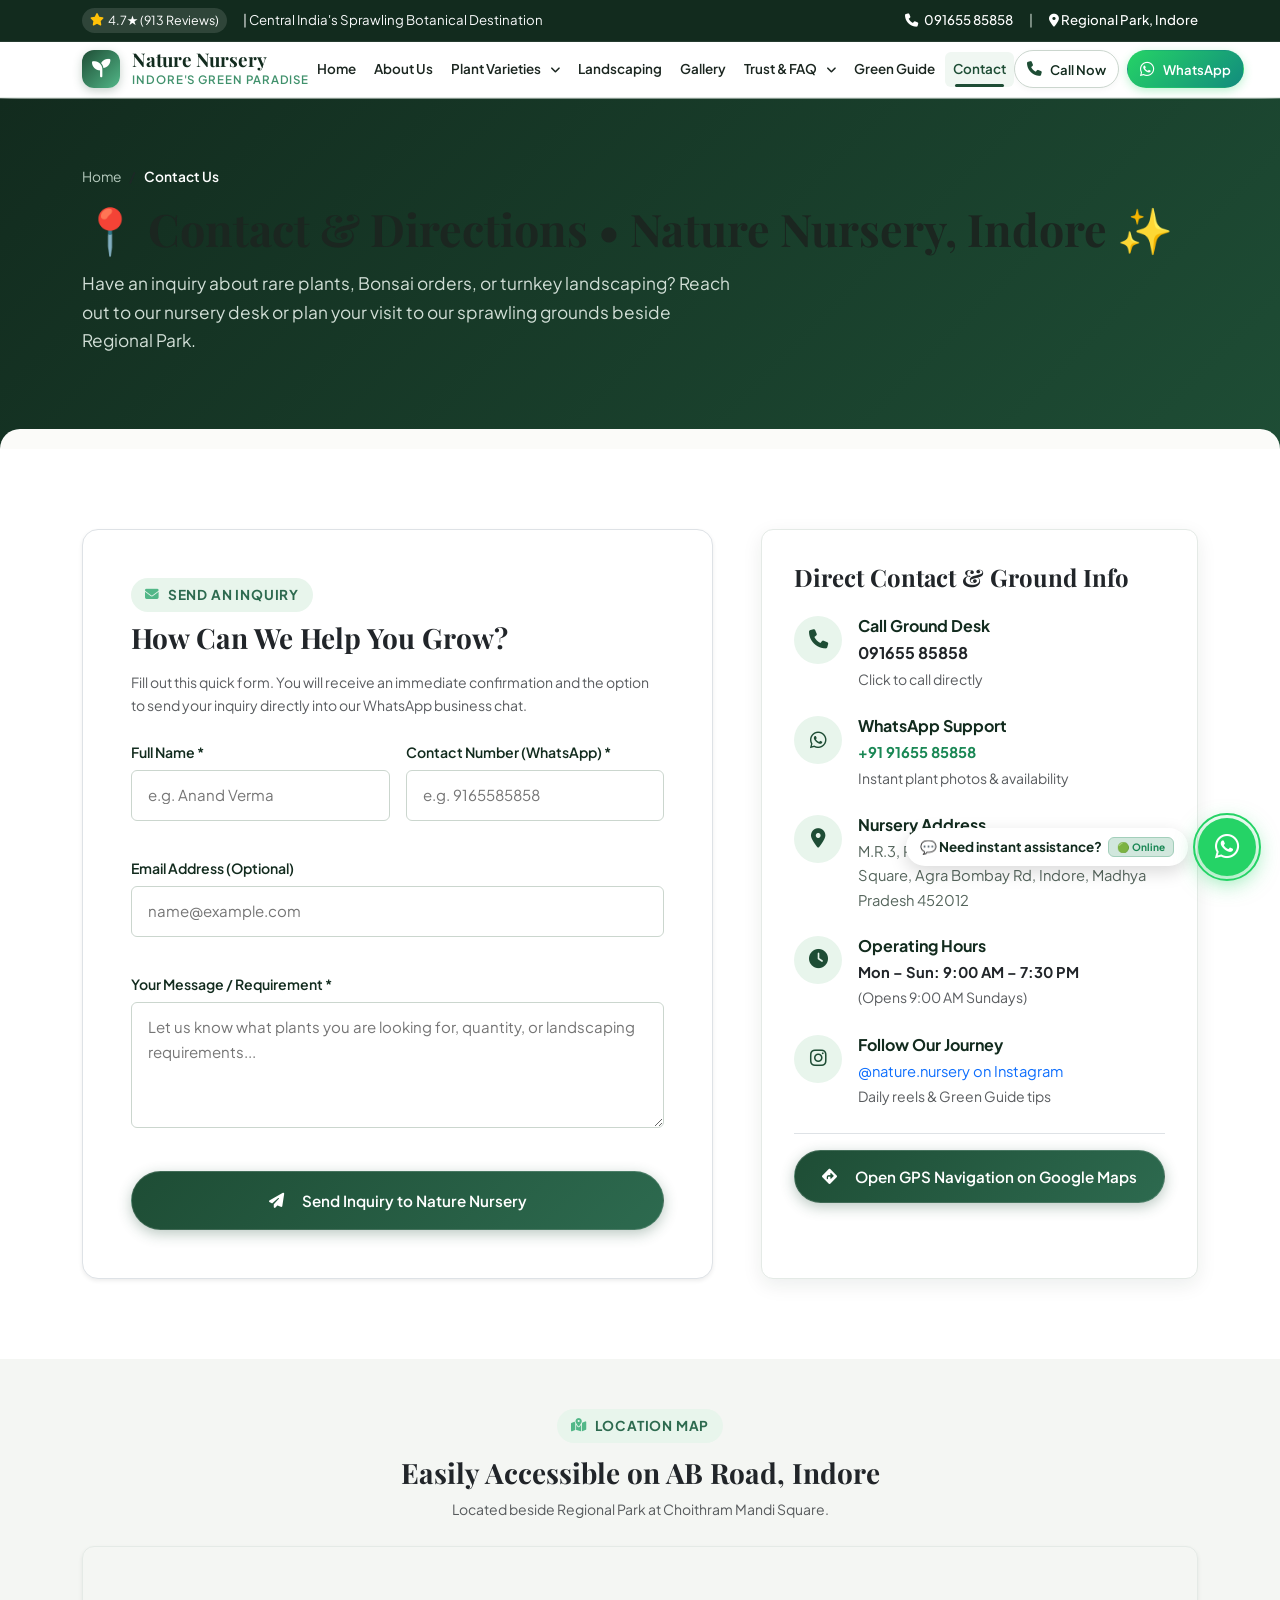
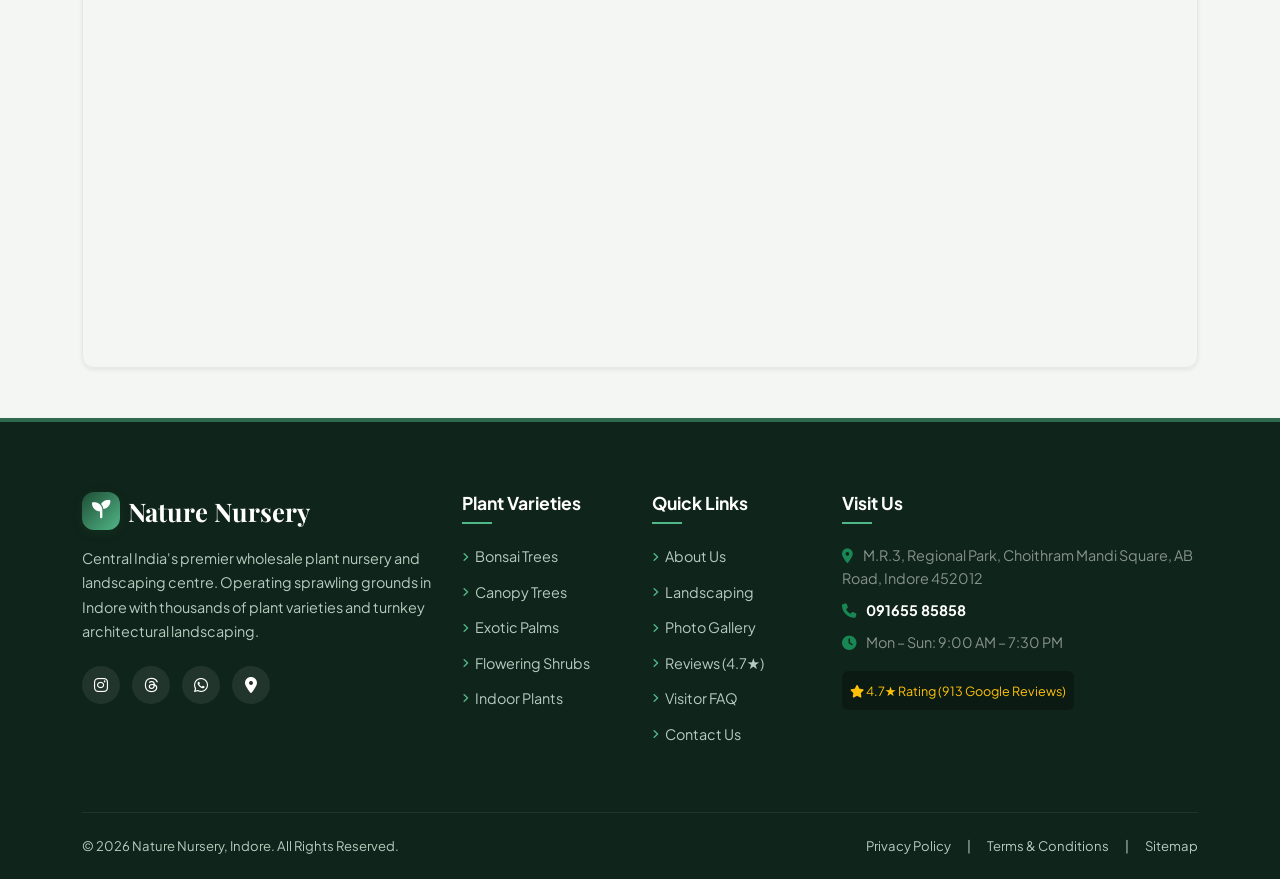
<file: contact.html>
<!DOCTYPE html>
<html lang="en">
<head>
  <meta charset="UTF-8">
  <meta name="viewport" content="width=device-width, initial-scale=1.0">
  <title>Contact Us & Driving Directions | Nature Nursery, Indore</title>
  <meta name="description" content="Contact Nature Nursery, Indore. Visit our sprawling botanical grounds at Regional Park, Choithram Mandi Square, AB Road. Call 091655 85858 or message on WhatsApp for plant inquiries and landscaping quotes.">
  <meta name="keywords" content="Contact Nature Nursery Indore, Nature nursery phone number, plant nursery regional park address, wholesale nursery contact Indore">
  <link rel="canonical" href="https://naturenursery.in/contact.html">

  <!-- Open Graph -->
  <meta property="og:type" content="website">
  <meta property="og:url" content="https://naturenursery.in/contact.html">
  <meta property="og:title" content="Contact Nature Nursery | Regional Park, AB Road, Indore">
  <meta property="og:description" content="Call 091655 85858 or visit our sprawling grounds. Open daily from 9:00 AM.">
  <meta property="og:image" content="https://images.unsplash.com/photo-1585320806297-9794b3e4eeae?auto=format&fit=crop&w=1200&q=80">

  <!-- Fonts & Styles -->
  <link rel="preconnect" href="https://fonts.googleapis.com">
  <link rel="preconnect" href="https://fonts.gstatic.com" crossorigin>
  <link href="https://fonts.googleapis.com/css2?family=Playfair+Display:ital,wght@0,600;0,700;0,800;1,600&family=Plus+Jakarta+Sans:wght@400;500;600;700&display=swap" rel="stylesheet">
  <link href="https://cdn.jsdelivr.net/npm/bootstrap@5.3.3/dist/css/bootstrap.min.css" rel="stylesheet">
  <link rel="stylesheet" href="https://cdnjs.cloudflare.com/ajax/libs/font-awesome/6.5.1/css/all.min.css">
  <link rel="stylesheet" href="assets/css/style.css">
  <link rel="stylesheet" href="assets/css/responsive.css">

  <!-- JSON-LD LocalBusiness Schema Markup -->
  <script type="application/ld+json">
  {
    "@context": "https://schema.org",
    "@type": "GardenStore",
    "name": "Nature Nursery",
    "telephone": "+919165585858",
    "address": {
      "@type": "PostalAddress",
      "streetAddress": "M.R.3, Regional Park, Choithram Mandi Square, Agra Bombay Rd",
      "addressLocality": "Indore",
      "addressRegion": "Madhya Pradesh",
      "postalCode": "452012",
      "addressCountry": "IN"
    },
    "openingHoursSpecification": [
      {
        "@type": "OpeningHoursSpecification",
        "dayOfWeek": ["Monday", "Tuesday", "Wednesday", "Thursday", "Friday", "Saturday", "Sunday"],
        "opens": "09:00",
        "closes": "19:30"
      }
    ],
    "hasMap": "https://maps.app.goo.gl/4FbbTRR8xdmriJ5s5"
  }
  </script>
</head>
<body>

  <!-- Announcement Bar -->
  <div class="announcement-bar">
    <div class="container d-flex justify-content-between align-items-center">
      <div class="d-flex align-items-center gap-3">
        <span class="rating-badge-mini"><i class="fa-solid fa-star"></i> 4.7★ (913 Reviews)</span>
        <span class="d-none d-md-inline text-light">| Central India's Sprawling Botanical Destination</span>
      </div>
      <div class="d-flex align-items-center gap-3">
        <a href="tel:09165585858" class="announcement-item"><i class="fa-solid fa-phone"></i> 091655 85858</a>
        <span class="d-none d-sm-inline">|</span>
        <a href="https://maps.app.goo.gl/4FbbTRR8xdmriJ5s5" target="_blank" rel="noopener" class="announcement-item d-none d-sm-inline">
          <i class="fa-solid fa-location-dot"></i> Regional Park, Indore
        </a>
      </div>
    </div>
  </div>

  <!-- Header -->
  <header class="site-header">
    <div class="container">
      <div class="d-flex align-items-center justify-content-between py-2">
        <a href="index.html" class="navbar-brand-wrapper">
          <div class="brand-logo-icon"><i class="fa-solid fa-seedling"></i></div>
          <div class="brand-text-block">
            <span class="brand-name">Nature Nursery</span>
            <span class="brand-tagline">Indore's Green Paradise</span>
          </div>
        </a>

        <!-- Desktop Navigation (visible >= 1200px) -->
        <nav class="desktop-nav-wrap">
          <ul class="desktop-nav-list">
            <li class="nav-item"><a href="index.html" class="nav-link">Home</a></li>
            <li class="nav-item"><a href="about.html" class="nav-link">About Us</a></li>
            <li class="nav-item dropdown">
              <a href="plants.html" class="nav-link">
                Plant Varieties <i class="fa-solid fa-angle-down small ms-1"></i>
              </a>
              <ul class="dropdown-menu">
                <li><a class="dropdown-item" href="plants.html"><i class="fa-solid fa-leaf text-success"></i> All 11 Categories</a></li>
                <li><a class="dropdown-item" href="bonsai-shop.html"><i class="fa-solid fa-spa text-success"></i> Bonsai Collection</a></li>
              </ul>
            </li>
            <li class="nav-item"><a href="landscaping-services.html" class="nav-link">Landscaping</a></li>
            <li class="nav-item"><a href="gallery.html" class="nav-link">Gallery</a></li>
            <li class="nav-item dropdown">
              <a href="testimonials.html" class="nav-link">
                Trust & FAQ <i class="fa-solid fa-angle-down small ms-1"></i>
              </a>
              <ul class="dropdown-menu">
                <li><a class="dropdown-item" href="testimonials.html"><i class="fa-solid fa-star text-warning"></i> Reviews (4.7★)</a></li>
                <li><a class="dropdown-item" href="faq.html"><i class="fa-solid fa-circle-question text-success"></i> Visitor FAQ & Tips</a></li>
              </ul>
            </li>
            <li class="nav-item"><a href="blog.html" class="nav-link">Green Guide</a></li>
            <li class="nav-item"><a href="contact.html" class="nav-link active">Contact</a></li>
          </ul>
        </nav>

        <!-- Header Desktop Actions (visible >= 1200px) -->
        <div class="header-desktop-actions">
          <a href="tel:09165585858" class="btn-nature-call">
            <i class="fa-solid fa-phone"></i> Call Now
          </a>
          <a href="https://wa.me/919165585858?text=Hello%20Nature%20Nursery%20Indore,%20I%20would%20like%20to%20enquire%20about%20plants." target="_blank" class="btn-nature-whatsapp">
            <i class="fa-brands fa-whatsapp"></i> WhatsApp
          </a>
        </div>

        <!-- Header Mobile Actions (visible < 1200px) -->
        <div class="header-mobile-actions align-items-center gap-2">
          <a href="tel:09165585858" class="btn btn-sm btn-outline-success rounded-pill px-3 py-2 fw-semibold d-flex align-items-center gap-1 text-decoration-none">
            <i class="fa-solid fa-phone"></i> <span class="d-none d-sm-inline">091655 85858</span>
          </a>
          <a href="https://wa.me/919165585858?text=Hello%20Nature%20Nursery%20Indore,%20I%20would%20like%20to%20enquire%20about%20plants." target="_blank" class="btn btn-sm btn-success rounded-pill px-3 py-2 fw-semibold d-flex align-items-center gap-1 text-decoration-none">
            <i class="fa-brands fa-whatsapp"></i> <span class="d-none d-sm-inline">WhatsApp</span>
          </a>
          <button class="mobile-nav-toggle" aria-label="Toggle navigation menu">
            <i class="fa-solid fa-bars"></i>
          </button>
        </div>
      </div>
    </div>
  </header>

  <!-- Mobile Drawer -->
  <div class="site-nav-menu">
    <div class="nav-drawer-header">
      <div class="d-flex align-items-center gap-2">
        <div class="brand-logo-icon" style="width:36px; height:36px; font-size:1.1rem;"><i class="fa-solid fa-seedling"></i></div>
        <span class="font-serif fw-bold text-dark fs-5">Nature Nursery</span>
      </div>
      <button class="nav-drawer-close" aria-label="Close menu">&times;</button>
    </div>
    <ul class="site-nav-list">
      <li><a href="index.html" class="nav-link"><i class="fa-solid fa-house me-2"></i> Home</a></li>
      <li><a href="about.html" class="nav-link"><i class="fa-solid fa-tree me-2"></i> About Nature Nursery</a></li>
      <li><a href="plants.html" class="nav-link"><i class="fa-solid fa-leaf me-2"></i> Plant Varieties</a></li>
      <li><a href="bonsai-shop.html" class="nav-link"><i class="fa-solid fa-spa me-2"></i> Featured Bonsai Shop</a></li>
      <li><a href="landscaping-services.html" class="nav-link"><i class="fa-solid fa-mountain-sun me-2"></i> Landscaping Services</a></li>
      <li><a href="gallery.html" class="nav-link"><i class="fa-solid fa-images me-2"></i> Photo Gallery</a></li>
      <li><a href="testimonials.html" class="nav-link"><i class="fa-solid fa-star me-2"></i> Reviews (4.7★)</a></li>
      <li><a href="faq.html" class="nav-link"><i class="fa-solid fa-circle-question me-2"></i> Visitor FAQ & Tips</a></li>
      <li><a href="blog.html" class="nav-link"><i class="fa-solid fa-book-open-reader me-2"></i> Green Guide Care Tips</a></li>
      <li><a href="contact.html" class="nav-link active"><i class="fa-solid fa-location-dot me-2"></i> Contact & Directions</a></li>
    </ul>
    <div class="nav-drawer-contact">
      <a href="tel:09165585858" class="btn-nature-call"><i class="fa-solid fa-phone"></i> Call 091655 85858</a>
      <a href="https://wa.me/919165585858" target="_blank" class="btn-nature-whatsapp"><i class="fa-brands fa-whatsapp"></i> Chat on WhatsApp</a>
    </div>
  </div>
  <div class="nav-backdrop"></div>

  <!-- Page Hero -->
  <section class="page-hero">
    <div class="container">
      <nav aria-label="breadcrumb">
        <ol class="breadcrumb">
          <li class="breadcrumb-item"><a href="index.html">Home</a></li>
          <li class="breadcrumb-item active" aria-current="page">Contact Us</li>
        </ol>
      </nav>
      <h1 class="page-hero-title">📍 Contact & Directions • Nature Nursery, Indore ✨</h1>
      <p class="page-hero-subtitle">
        Have an inquiry about rare plants, Bonsai orders, or turnkey landscaping? Reach out to our nursery desk or plan your visit to our sprawling grounds beside Regional Park.
      </p>
    </div>
  </section>

  <!-- Contact Details & Form Section -->
  <section class="section-padding bg-surface">
    <div class="container">
      <div class="row g-5">
        <!-- Contact Form (matching existing fields: Full Name, Email, Contact No, Message) -->
        <div class="col-lg-7">
          <div class="p-4 p-md-5 bg-white border rounded-4 shadow-sm">
            <span class="section-tag mb-2"><i class="fa-solid fa-envelope"></i> Send an Inquiry</span>
            <h2 class="font-serif fs-3 text-dark mb-3">How Can We Help You Grow?</h2>
            <p class="text-muted small mb-4">
              Fill out this quick form. You will receive an immediate confirmation and the option to send your inquiry directly into our WhatsApp business chat.
            </p>

            <form class="nature-validate-form" id="mainContactForm">
              <div class="row g-3">
                <div class="col-md-6">
                  <div class="custom-form-group">
                    <label class="custom-form-label">Full Name *</label>
                    <input type="text" name="full_name" class="custom-form-control" placeholder="e.g. Anand Verma" required>
                    <span class="form-feedback-msg feedback-name"></span>
                  </div>
                </div>

                <div class="col-md-6">
                  <div class="custom-form-group">
                    <label class="custom-form-label">Contact Number (WhatsApp) *</label>
                    <input type="tel" name="contact_no" class="custom-form-control" placeholder="e.g. 9165585858" required>
                    <span class="form-feedback-msg feedback-phone"></span>
                  </div>
                </div>

                <div class="col-12">
                  <div class="custom-form-group">
                    <label class="custom-form-label">Email Address (Optional)</label>
                    <input type="email" name="email" class="custom-form-control" placeholder="name@example.com">
                    <span class="form-feedback-msg feedback-email"></span>
                  </div>
                </div>

                <div class="col-12">
                  <div class="custom-form-group">
                    <label class="custom-form-label">Your Message / Requirement *</label>
                    <textarea name="message" class="custom-form-control" rows="4" placeholder="Let us know what plants you are looking for, quantity, or landscaping requirements..." required></textarea>
                    <span class="form-feedback-msg feedback-message"></span>
                  </div>
                </div>

                <div class="col-12 form-actions-wrapper">
                  <button type="submit" class="btn-nature-primary w-100 py-3">
                    <i class="fa-solid fa-paper-plane me-2"></i> Send Inquiry to Nature Nursery
                  </button>
                </div>
              </div>

              <!-- Success Alert Box -->
              <div class="form-submission-success p-4 text-center bg-light border rounded-3 mt-3" style="display:none;">
                <i class="fa-solid fa-circle-check text-success display-4 mb-2"></i>
                <h4 class="text-dark">Thank You for Contacting Us!</h4>
                <p class="text-muted small mb-3">
                  Your details have been recorded. If you need an instant response or live photos, tap below to open our WhatsApp chat:
                </p>
                <a href="#" class="btn-nature-whatsapp wa-quick-redirect px-4 py-2" target="_blank" style="display:none;">
                  <i class="fa-brands fa-whatsapp me-2"></i> Chat with Us on WhatsApp
                </a>
              </div>
            </form>
          </div>
        </div>

        <!-- Contact Information Cards -->
        <div class="col-lg-5">
          <div class="contact-info-card">
            <h3 class="font-serif fs-4 text-dark mb-4">Direct Contact & Ground Info</h3>

            <div class="contact-detail-row">
              <div class="contact-icon-circle"><i class="fa-solid fa-phone"></i></div>
              <div class="contact-detail-content">
                <h5>Call Ground Desk</h5>
                <p><a href="tel:09165585858" class="fw-bold text-dark fs-6">091655 85858</a></p>
                <span class="small text-muted">Click to call directly</span>
              </div>
            </div>

            <div class="contact-detail-row">
              <div class="contact-icon-circle"><i class="fa-brands fa-whatsapp"></i></div>
              <div class="contact-detail-content">
                <h5>WhatsApp Support</h5>
                <p><a href="https://wa.me/919165585858?text=Hello%20Nature%20Nursery,%20I%20have%20an%20inquiry." target="_blank" class="fw-bold text-success">+91 91655 85858</a></p>
                <span class="small text-muted">Instant plant photos & availability</span>
              </div>
            </div>

            <div class="contact-detail-row">
              <div class="contact-icon-circle"><i class="fa-solid fa-location-dot"></i></div>
              <div class="contact-detail-content">
                <h5>Nursery Address</h5>
                <p>M.R.3, Regional Park, Choithram Mandi Square, Agra Bombay Rd, Indore, Madhya Pradesh 452012</p>
              </div>
            </div>

            <div class="contact-detail-row">
              <div class="contact-icon-circle"><i class="fa-solid fa-clock"></i></div>
              <div class="contact-detail-content">
                <h5>Operating Hours</h5>
                <p class="fw-bold text-dark">Mon – Sun: 9:00 AM – 7:30 PM</p>
                <span class="small text-muted">(Opens 9:00 AM Sundays)</span>
              </div>
            </div>

            <div class="contact-detail-row mb-0">
              <div class="contact-icon-circle"><i class="fa-brands fa-instagram"></i></div>
              <div class="contact-detail-content">
                <h5>Follow Our Journey</h5>
                <p><a href="https://instagram.com/nature.nursery" target="_blank" rel="noopener" class="text-primary">@nature.nursery on Instagram</a></p>
                <span class="small text-muted">Daily reels & Green Guide tips</span>
              </div>
            </div>

            <div class="mt-4 pt-3 border-top">
              <a href="https://maps.app.goo.gl/4FbbTRR8xdmriJ5s5" target="_blank" rel="noopener" class="btn-nature-primary w-100 text-center">
                <i class="fa-solid fa-diamond-turn-right me-2"></i> Open GPS Navigation on Google Maps
              </a>
            </div>
          </div>
        </div>
      </div>
    </div>
  </section>

  <!-- Google Map Section -->
  <section class="section-padding-sm bg-alt">
    <div class="container">
      <div class="text-center mb-4">
        <span class="section-tag"><i class="fa-solid fa-map-location-dot"></i> Location Map</span>
        <h3 class="font-serif fs-3 text-dark">Easily Accessible on AB Road, Indore</h3>
        <p class="text-muted small">Located beside Regional Park at Choithram Mandi Square.</p>
      </div>

      <div class="map-wrapper shadow-sm">
        <iframe 
          src="https://www.google.com/maps/embed?pb=!1m18!1m12!1m3!1d3680.984712497677!2d75.8643!3d22.6841!2m3!1f0!2f0!3f0!3m2!1i1024!2i768!4f13.1!3m3!1m2!1s0x3962fc62a6b2c623%3A0x8e833446efeb4969!2sNature%20Nursery!5e0!3m2!1sen!2sin!4v1710000000000!5m2!1sen!2sin" 
          width="100%" 
          height="450" 
          style="border:0;" 
          allowfullscreen="" 
          loading="lazy" 
          referrerpolicy="no-referrer-when-downgrade"
          title="Nature Nursery Indore Google Map Location">
        </iframe>
      </div>
    </div>
  </section>

  <!-- Footer -->
  <footer class="site-footer">
    <div class="container">
      <div class="row g-4">
        <div class="col-lg-4 col-md-6">
          <div class="footer-brand">
            <div class="d-flex align-items-center gap-2 mb-3">
              <div class="brand-logo-icon" style="width:38px; height:38px; font-size:1.2rem;"><i class="fa-solid fa-seedling"></i></div>
              <h3 class="m-0">Nature Nursery</h3>
            </div>
            <p class="footer-desc">Central India's premier wholesale plant nursery and landscaping centre. Operating sprawling grounds in Indore with thousands of plant varieties and turnkey architectural landscaping.</p>
            <div class="footer-social-links">
              <a href="https://instagram.com/nature.nursery" target="_blank" rel="noopener" class="footer-social-btn" aria-label="Instagram"><i class="fa-brands fa-instagram"></i></a>
              <a href="https://threads.net/@nature.nursery" target="_blank" rel="noopener" class="footer-social-btn" aria-label="Threads"><i class="fa-brands fa-threads"></i></a>
              <a href="https://wa.me/919165585858" target="_blank" rel="noopener" class="footer-social-btn" aria-label="WhatsApp"><i class="fa-brands fa-whatsapp"></i></a>
              <a href="https://maps.app.goo.gl/4FbbTRR8xdmriJ5s5" target="_blank" rel="noopener" class="footer-social-btn" aria-label="Maps"><i class="fa-solid fa-location-dot"></i></a>
            </div>
          </div>
        </div>
        <div class="col-lg-2 col-md-6 col-6">
          <h4 class="footer-col-title">Plant Varieties</h4>
          <ul class="footer-nav-list">
            <li><a href="bonsai-shop.html"><i class="fa-solid fa-angle-right"></i> Bonsai Trees</a></li>
            <li><a href="plants.html?cat=trees"><i class="fa-solid fa-angle-right"></i> Canopy Trees</a></li>
            <li><a href="plants.html?cat=palms"><i class="fa-solid fa-angle-right"></i> Exotic Palms</a></li>
            <li><a href="plants.html?cat=shrubs"><i class="fa-solid fa-angle-right"></i> Flowering Shrubs</a></li>
            <li><a href="plants.html?cat=indoor"><i class="fa-solid fa-angle-right"></i> Indoor Plants</a></li>
          </ul>
        </div>
        <div class="col-lg-2 col-md-6 col-6">
          <h4 class="footer-col-title">Quick Links</h4>
          <ul class="footer-nav-list">
            <li><a href="about.html"><i class="fa-solid fa-angle-right"></i> About Us</a></li>
            <li><a href="landscaping-services.html"><i class="fa-solid fa-angle-right"></i> Landscaping</a></li>
            <li><a href="gallery.html"><i class="fa-solid fa-angle-right"></i> Photo Gallery</a></li>
            <li><a href="testimonials.html"><i class="fa-solid fa-angle-right"></i> Reviews (4.7★)</a></li>
            <li><a href="faq.html"><i class="fa-solid fa-angle-right"></i> Visitor FAQ</a></li>
            <li><a href="contact.html"><i class="fa-solid fa-angle-right"></i> Contact Us</a></li>
          </ul>
        </div>
        <div class="col-lg-4 col-md-6">
          <h4 class="footer-col-title">Visit Us</h4>
          <p class="mb-2 text-white-50"><i class="fa-solid fa-location-dot text-success me-2"></i> M.R.3, Regional Park, Choithram Mandi Square, AB Road, Indore 452012</p>
          <p class="mb-2"><i class="fa-solid fa-phone text-success me-2"></i> <a href="tel:09165585858" class="text-white fw-bold">091655 85858</a></p>
          <p class="mb-3 text-white-50"><i class="fa-solid fa-clock text-success me-2"></i> Mon – Sun: 9:00 AM – 7:30 PM</p>
          <div class="p-2 rounded bg-black bg-opacity-25 d-inline-block">
            <span class="text-warning small"><i class="fa-solid fa-star"></i> 4.7★ Rating (913 Google Reviews)</span>
          </div>
        </div>
      </div>
      <div class="footer-bottom-bar d-flex flex-column flex-md-row justify-content-between align-items-center gap-2">
        <div>&copy; 2026 Nature Nursery, Indore. All Rights Reserved.</div>
        <div class="d-flex gap-3">
          <a href="privacy-policy.html">Privacy Policy</a>
          <span>|</span>
          <a href="terms-and-conditions.html">Terms & Conditions</a>
          <span>|</span>
          <a href="sitemap.xml">Sitemap</a>
        </div>
      </div>
    </div>
  </footer>

  <!-- Floating WhatsApp Widget with Animated Pulse Radar Ring -->
  <div class="floating-whatsapp-widget">
    <div class="floating-wa-tooltip">
      <span>💬 Need instant assistance?</span>
      <span class="badge bg-success-subtle text-success border border-success-subtle py-1 px-2">🟢 Online</span>
    </div>
    <a href="https://wa.me/919165585858?text=Hello%20Nature%20Nursery%20Indore,%20I%20am%20enquiring%20via%20your%20contact%20page." target="_blank" rel="noopener" class="floating-wa-circle" aria-label="Chat on WhatsApp">
      <span class="wa-ripple-ring"></span>
      <i class="fa-brands fa-whatsapp"></i>
    </a>
  </div>

  <div class="mobile-bottom-bar">
    <div class="mobile-bottom-bar-inner">
      <a href="tel:09165585858" class="btn-nature-call text-center"><i class="fa-solid fa-phone me-1 text-success"></i> Call</a>
      <a href="https://wa.me/919165585858" target="_blank" class="btn-nature-whatsapp text-center"><i class="fa-brands fa-whatsapp me-1"></i> WhatsApp</a>
    </div>
  </div>

  <button id="backToTopBtn" class="back-to-top" aria-label="Back to Top"><i class="fa-solid fa-arrow-up"></i></button>

  <script src="assets/js/main.js"></script>
  <script src="assets/js/animations.js"></script>
  <script src="assets/js/validation.js"></script>
</body>
</html>
</file>
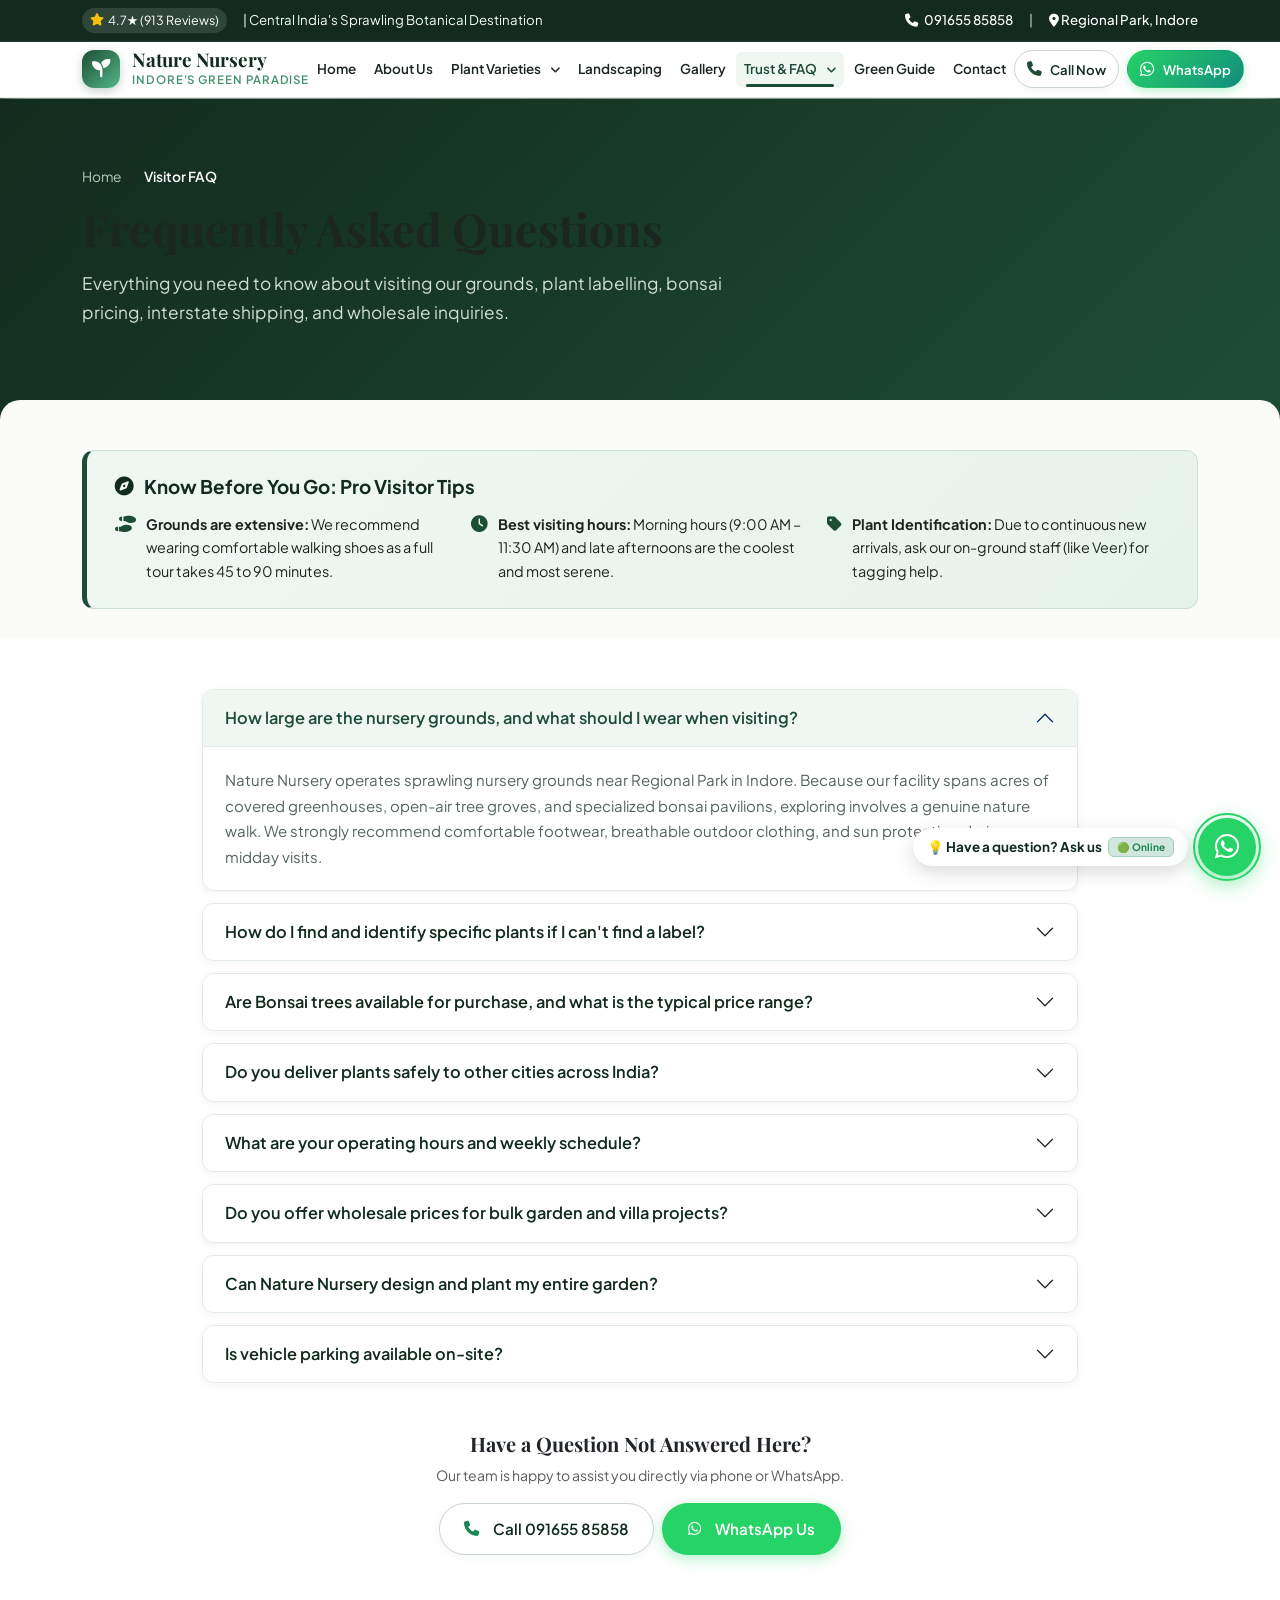
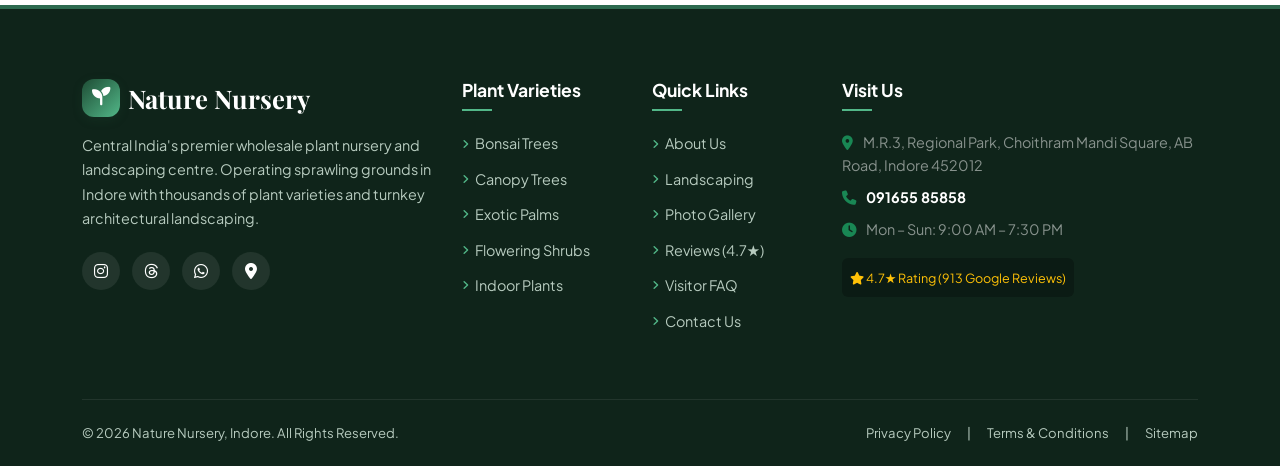
<file: faq.html>
<!DOCTYPE html>
<html lang="en">
<head>
  <meta charset="UTF-8">
  <meta name="viewport" content="width=device-width, initial-scale=1.0">
  <title>Visitor FAQ & Practical Guide | Nature Nursery, Indore</title>
  <meta name="description" content="Frequently asked questions for visiting Nature Nursery, Indore. Learn about nursery grounds, plant identification, bonsai pricing, interstate plant shipping, timings, and wholesale orders.">
  <meta name="keywords" content="Nature Nursery Indore FAQ, visit Nature Nursery Indore timings, bonsai price list Indore, plant nursery Indore directions">
  <link rel="canonical" href="https://naturenursery.in/faq.html">

  <!-- Open Graph -->
  <meta property="og:type" content="website">
  <meta property="og:url" content="https://naturenursery.in/faq.html">
  <meta property="og:title" content="Visitor FAQ & Practical Guide | Nature Nursery Indore">
  <meta property="og:description" content="Know before you visit: Grounds tips, plant labelling assistance, bonsai availability, and interstate delivery.">
  <meta property="og:image" content="https://images.unsplash.com/photo-1585320806297-9794b3e4eeae?auto=format&fit=crop&w=1200&q=80">

  <!-- Fonts & Styles -->
  <link rel="preconnect" href="https://fonts.googleapis.com">
  <link rel="preconnect" href="https://fonts.gstatic.com" crossorigin>
  <link href="https://fonts.googleapis.com/css2?family=Playfair+Display:ital,wght@0,600;0,700;0,800;1,600&family=Plus+Jakarta+Sans:wght@400;500;600;700&display=swap" rel="stylesheet">
  <link href="https://cdn.jsdelivr.net/npm/bootstrap@5.3.3/dist/css/bootstrap.min.css" rel="stylesheet">
  <link rel="stylesheet" href="https://cdnjs.cloudflare.com/ajax/libs/font-awesome/6.5.1/css/all.min.css">
  <link rel="stylesheet" href="assets/css/style.css">
  <link rel="stylesheet" href="assets/css/responsive.css">

  <!-- JSON-LD FAQPage Schema -->
  <script type="application/ld+json">
  {
    "@context": "https://schema.org",
    "@type": "FAQPage",
    "mainEntity": [
      {
        "@type": "Question",
        "name": "How large are the Nature Nursery grounds, and what should I wear when visiting?",
        "acceptedAnswer": {
          "@type": "Answer",
          "text": "Nature Nursery is Central India's premier expansive botanical nursery with sprawling outdoor rows and shaded greenhouse sheds. Because exploring our full collection involves a leisure walking tour, we highly recommend wearing comfortable walking shoes and casual outdoor attire."
        }
      },
      {
        "@type": "Question",
        "name": "How do I identify and find specific plant varieties on the sprawling grounds?",
        "acceptedAnswer": {
          "@type": "Answer",
          "text": "Due to the sheer scale of thousands of flora varieties, our on-ground horticultural staff members (such as our praised team member Veer) are stationed across sectors to personally guide you. You can also shortlist varieties on our website's Plant Varieties page and show them to our attendants upon arrival."
        }
      },
      {
        "@type": "Question",
        "name": "Are authentic Bonsai trees available, and what is the typical price range?",
        "acceptedAnswer": {
          "@type": "Answer",
          "text": "Yes, we feature an extensive collection of cultivated Bonsai trees including Chinese Elm, Ficus Microcarpa, Carmona, Podo Carpus, and Miniature Lagerstroemia. Prices typically range from ₹1,000 for compact tabletop specimens up to ₹8,000+ for aged master collector pieces."
        }
      },
      {
        "@type": "Question",
        "name": "Do you deliver plants safely to other cities outside Indore?",
        "acceptedAnswer": {
          "@type": "Answer",
          "text": "Yes, Nature Nursery provides specialized long-distance packaging. We secure root balls in moisture-retentive media and crate delicate specimens to ensure safe transit across Indian cities, including Delhi, Mumbai, Bangalore, and regional hubs."
        }
      },
      {
        "@type": "Question",
        "name": "What are your operating hours?",
        "acceptedAnswer": {
          "@type": "Answer",
          "text": "Nature Nursery is open 7 days a week, opening at 9:00 AM and closing at 7:30 PM, including Sundays."
        }
      },
      {
        "@type": "Question",
        "name": "Do you offer wholesale pricing for farmhouse or colonisation projects?",
        "acceptedAnswer": {
          "@type": "Answer",
          "text": "Yes, we are a wholesale grower and supplier. We provide tiered bulk pricing for architects, builders, landscapers, and farmhouse developers purchasing in volume."
        }
      }
    ]
  }
  </script>
</head>
<body>

  <!-- Announcement Bar -->
  <div class="announcement-bar">
    <div class="container d-flex justify-content-between align-items-center">
      <div class="d-flex align-items-center gap-3">
        <span class="rating-badge-mini"><i class="fa-solid fa-star"></i> 4.7★ (913 Reviews)</span>
        <span class="d-none d-md-inline text-light">| Central India's Sprawling Botanical Destination</span>
      </div>
      <div class="d-flex align-items-center gap-3">
        <a href="tel:09165585858" class="announcement-item"><i class="fa-solid fa-phone"></i> 091655 85858</a>
        <span class="d-none d-sm-inline">|</span>
        <a href="https://maps.app.goo.gl/4FbbTRR8xdmriJ5s5" target="_blank" rel="noopener" class="announcement-item d-none d-sm-inline">
          <i class="fa-solid fa-location-dot"></i> Regional Park, Indore
        </a>
      </div>
    </div>
  </div>

  <!-- Header -->
  <header class="site-header">
    <div class="container">
      <div class="d-flex align-items-center justify-content-between py-2">
        <a href="index.html" class="navbar-brand-wrapper">
          <div class="brand-logo-icon"><i class="fa-solid fa-seedling"></i></div>
          <div class="brand-text-block">
            <span class="brand-name">Nature Nursery</span>
            <span class="brand-tagline">Indore's Green Paradise</span>
          </div>
        </a>

        <!-- Desktop Navigation (visible >= 1200px) -->
        <nav class="desktop-nav-wrap">
          <ul class="desktop-nav-list">
            <li class="nav-item"><a href="index.html" class="nav-link">Home</a></li>
            <li class="nav-item"><a href="about.html" class="nav-link">About Us</a></li>
            <li class="nav-item dropdown">
              <a href="plants.html" class="nav-link">
                Plant Varieties <i class="fa-solid fa-angle-down small ms-1"></i>
              </a>
              <ul class="dropdown-menu">
                <li><a class="dropdown-item" href="plants.html"><i class="fa-solid fa-leaf text-success"></i> All 11 Categories</a></li>
                <li><a class="dropdown-item" href="bonsai-shop.html"><i class="fa-solid fa-spa text-success"></i> Bonsai Collection</a></li>
              </ul>
            </li>
            <li class="nav-item"><a href="landscaping-services.html" class="nav-link">Landscaping</a></li>
            <li class="nav-item"><a href="gallery.html" class="nav-link">Gallery</a></li>
            <li class="nav-item dropdown">
              <a href="testimonials.html" class="nav-link active">
                Trust & FAQ <i class="fa-solid fa-angle-down small ms-1"></i>
              </a>
              <ul class="dropdown-menu">
                <li><a class="dropdown-item" href="testimonials.html"><i class="fa-solid fa-star text-warning"></i> Reviews (4.7★)</a></li>
                <li><a class="dropdown-item" href="faq.html"><i class="fa-solid fa-circle-question text-success"></i> Visitor FAQ & Tips</a></li>
              </ul>
            </li>
            <li class="nav-item"><a href="blog.html" class="nav-link">Green Guide</a></li>
            <li class="nav-item"><a href="contact.html" class="nav-link">Contact</a></li>
          </ul>
        </nav>

        <!-- Header Desktop Actions (visible >= 1200px) -->
        <div class="header-desktop-actions">
          <a href="tel:09165585858" class="btn-nature-call">
            <i class="fa-solid fa-phone"></i> Call Now
          </a>
          <a href="https://wa.me/919165585858?text=Hello%20Nature%20Nursery%20Indore,%20I%20would%20like%20to%20enquire%20about%20plants." target="_blank" class="btn-nature-whatsapp">
            <i class="fa-brands fa-whatsapp"></i> WhatsApp
          </a>
        </div>

        <!-- Header Mobile Actions (visible < 1200px) -->
        <div class="header-mobile-actions align-items-center gap-2">
          <a href="tel:09165585858" class="btn btn-sm btn-outline-success rounded-pill px-3 py-2 fw-semibold d-flex align-items-center gap-1 text-decoration-none">
            <i class="fa-solid fa-phone"></i> <span class="d-none d-sm-inline">091655 85858</span>
          </a>
          <a href="https://wa.me/919165585858?text=Hello%20Nature%20Nursery%20Indore,%20I%20would%20like%20to%20enquire%20about%20plants." target="_blank" class="btn btn-sm btn-success rounded-pill px-3 py-2 fw-semibold d-flex align-items-center gap-1 text-decoration-none">
            <i class="fa-brands fa-whatsapp"></i> <span class="d-none d-sm-inline">WhatsApp</span>
          </a>
          <button class="mobile-nav-toggle" aria-label="Toggle navigation menu">
            <i class="fa-solid fa-bars"></i>
          </button>
        </div>
      </div>
    </div>
  </header>

  <!-- Mobile Drawer -->
  <div class="site-nav-menu">
    <div class="nav-drawer-header">
      <div class="d-flex align-items-center gap-2">
        <div class="brand-logo-icon" style="width:36px; height:36px; font-size:1.1rem;"><i class="fa-solid fa-seedling"></i></div>
        <span class="font-serif fw-bold text-dark fs-5">Nature Nursery</span>
      </div>
      <button class="nav-drawer-close" aria-label="Close menu">&times;</button>
    </div>
    <ul class="site-nav-list">
      <li><a href="index.html" class="nav-link"><i class="fa-solid fa-house me-2"></i> Home</a></li>
      <li><a href="about.html" class="nav-link"><i class="fa-solid fa-tree me-2"></i> About Nature Nursery</a></li>
      <li><a href="plants.html" class="nav-link"><i class="fa-solid fa-leaf me-2"></i> Plant Varieties</a></li>
      <li><a href="bonsai-shop.html" class="nav-link"><i class="fa-solid fa-spa me-2"></i> Featured Bonsai Shop</a></li>
      <li><a href="landscaping-services.html" class="nav-link"><i class="fa-solid fa-mountain-sun me-2"></i> Landscaping Services</a></li>
      <li><a href="gallery.html" class="nav-link"><i class="fa-solid fa-images me-2"></i> Photo Gallery</a></li>
      <li><a href="testimonials.html" class="nav-link"><i class="fa-solid fa-star me-2"></i> Reviews (4.7★)</a></li>
      <li><a href="faq.html" class="nav-link active"><i class="fa-solid fa-circle-question me-2"></i> Visitor FAQ & Tips</a></li>
      <li><a href="blog.html" class="nav-link"><i class="fa-solid fa-book-open-reader me-2"></i> Green Guide Care Tips</a></li>
      <li><a href="contact.html" class="nav-link"><i class="fa-solid fa-location-dot me-2"></i> Contact & Directions</a></li>
    </ul>
    <div class="nav-drawer-contact">
      <a href="tel:09165585858" class="btn-nature-call"><i class="fa-solid fa-phone"></i> Call 091655 85858</a>
      <a href="https://wa.me/919165585858" target="_blank" class="btn-nature-whatsapp"><i class="fa-brands fa-whatsapp"></i> Chat on WhatsApp</a>
    </div>
  </div>
  <div class="nav-backdrop"></div>

  <!-- Page Hero -->
  <section class="page-hero">
    <div class="container">
      <nav aria-label="breadcrumb">
        <ol class="breadcrumb">
          <li class="breadcrumb-item"><a href="index.html">Home</a></li>
          <li class="breadcrumb-item active" aria-current="page">Visitor FAQ</li>
        </ol>
      </nav>
      <h1 class="page-hero-title">Frequently Asked Questions</h1>
      <p class="page-hero-subtitle">
        Everything you need to know about visiting our grounds, plant labelling, bonsai pricing, interstate shipping, and wholesale inquiries.
      </p>
    </div>
  </section>

  <!-- Visitor Know-Before-You-Go Box -->
  <div class="container mt-4">
    <div class="advisory-card">
      <h4><i class="fa-solid fa-compass"></i> Know Before You Go: Pro Visitor Tips</h4>
      <div class="advisory-points">
        <div class="advisory-point">
          <i class="fa-solid fa-shoe-prints"></i>
          <span><strong>Grounds are extensive:</strong> We recommend wearing comfortable walking shoes as a full tour takes 45 to 90 minutes.</span>
        </div>
        <div class="advisory-point">
          <i class="fa-solid fa-clock"></i>
          <span><strong>Best visiting hours:</strong> Morning hours (9:00 AM – 11:30 AM) and late afternoons are the coolest and most serene.</span>
        </div>
        <div class="advisory-point">
          <i class="fa-solid fa-tag"></i>
          <span><strong>Plant Identification:</strong> Due to continuous new arrivals, ask our on-ground staff (like Veer) for tagging help.</span>
        </div>
      </div>
    </div>
  </div>

  <!-- FAQ Accordion Section -->
  <section class="section-padding-sm bg-surface">
    <div class="container" style="max-width: 900px;">
      <div class="accordion faq-accordion" id="natureFaqAccordion">

        <!-- Item 1 -->
        <div class="accordion-item">
          <h2 class="accordion-header" id="faqHeading1">
            <button class="accordion-button" type="button" data-bs-toggle="collapse" data-bs-target="#faqCollapse1" aria-expanded="true" aria-controls="faqCollapse1">
              How large are the nursery grounds, and what should I wear when visiting?
            </button>
          </h2>
          <div id="faqCollapse1" class="accordion-collapse collapse show" aria-labelledby="faqHeading1" data-bs-parent="#natureFaqAccordion">
            <div class="accordion-body">
              Nature Nursery operates sprawling nursery grounds near Regional Park in Indore. Because our facility spans acres of covered greenhouses, open-air tree groves, and specialized bonsai pavilions, exploring involves a genuine nature walk. We strongly recommend comfortable footwear, breathable outdoor clothing, and sun protection during midday visits.
            </div>
          </div>
        </div>

        <!-- Item 2 -->
        <div class="accordion-item">
          <h2 class="accordion-header" id="faqHeading2">
            <button class="accordion-button collapsed" type="button" data-bs-toggle="collapse" data-bs-target="#faqCollapse2" aria-expanded="false" aria-controls="faqCollapse2">
              How do I find and identify specific plants if I can't find a label?
            </button>
          </h2>
          <div id="faqCollapse2" class="accordion-collapse collapse" aria-labelledby="faqHeading2" data-bs-parent="#natureFaqAccordion">
            <div class="accordion-body">
              With thousands of botanical varieties, our dedicated on-ground attendants (such as our commended staff member Veer) are present throughout the aisles to personally guide you. You can also browse our digital <a href="plants.html" class="text-success fw-bold">Plant Varieties page</a> beforehand and show your shortlisted photos directly to the attendant at the reception desk.
            </div>
          </div>
        </div>

        <!-- Item 3 -->
        <div class="accordion-item">
          <h2 class="accordion-header" id="faqHeading3">
            <button class="accordion-button collapsed" type="button" data-bs-toggle="collapse" data-bs-target="#faqCollapse3" aria-expanded="false" aria-controls="faqCollapse3">
              Are Bonsai trees available for purchase, and what is the typical price range?
            </button>
          </h2>
          <div id="faqCollapse3" class="accordion-collapse collapse" aria-labelledby="faqHeading3" data-bs-parent="#natureFaqAccordion">
            <div class="accordion-body">
              Yes, we have a dedicated Bonsai display pavilion featuring Chinese Elm (₹3,500), Ficus Microcarpa (₹4,500), Carmona (₹1,500), Rosa Machara (₹1,000), Podo Carpus (₹2,500), and Miniature Lagerstroemia (₹8,000). Prices reflect the specimen's age, root training, and aesthetic maturity. You can explore photos and care details on our <a href="bonsai-shop.html" class="text-success fw-bold">Bonsai Shop page</a>.
            </div>
          </div>
        </div>

        <!-- Item 4 -->
        <div class="accordion-item">
          <h2 class="accordion-header" id="faqHeading4">
            <button class="accordion-button collapsed" type="button" data-bs-toggle="collapse" data-bs-target="#faqCollapse4" aria-expanded="false" aria-controls="faqCollapse4">
              Do you deliver plants safely to other cities across India?
            </button>
          </h2>
          <div id="faqCollapse4" class="accordion-collapse collapse" aria-labelledby="faqHeading4" data-bs-parent="#natureFaqAccordion">
            <div class="accordion-body">
              Yes! Reviewers frequently commend our interstate shipping reliability. We utilize specialized root-ball wrapping that retains vital moisture for 5 to 7 days, encased in rigid ventilated wooden crates to prevent breakage during transit to Delhi, Bengaluru, Mumbai, and other metros.
            </div>
          </div>
        </div>

        <!-- Item 5 -->
        <div class="accordion-item">
          <h2 class="accordion-header" id="faqHeading5">
            <button class="accordion-button collapsed" type="button" data-bs-toggle="collapse" data-bs-target="#faqCollapse5" aria-expanded="false" aria-controls="faqCollapse5">
              What are your operating hours and weekly schedule?
            </button>
          </h2>
          <div id="faqCollapse5" class="accordion-collapse collapse" aria-labelledby="faqHeading5" data-bs-parent="#natureFaqAccordion">
            <div class="accordion-body">
              We are open 7 days a week, opening at 9:00 AM Sundays and Monday through Saturday from 9:00 AM to 7:30 PM. For holiday visiting hours or bulk logistics arrivals, please call our desk at <a href="tel:09165585858" class="text-success fw-bold">091655 85858</a>.
            </div>
          </div>
        </div>

        <!-- Item 6 -->
        <div class="accordion-item">
          <h2 class="accordion-header" id="faqHeading6">
            <button class="accordion-button collapsed" type="button" data-bs-toggle="collapse" data-bs-target="#faqCollapse6" aria-expanded="false" aria-controls="faqCollapse6">
              Do you offer wholesale prices for bulk garden and villa projects?
            </button>
          </h2>
          <div id="faqCollapse6" class="accordion-collapse collapse" aria-labelledby="faqHeading6" data-bs-parent="#natureFaqAccordion">
            <div class="accordion-body">
              Absolutely. We operate as both a retail garden centre and a major wholesale grower. Landscape contractors, architects, institutional buyers, and farmhouse owners purchasing full truckloads of avenue trees, hedging shrubs, or ground cover receive structured wholesale quantity discounts.
            </div>
          </div>
        </div>

        <!-- Item 7 -->
        <div class="accordion-item">
          <h2 class="accordion-header" id="faqHeading7">
            <button class="accordion-button collapsed" type="button" data-bs-toggle="collapse" data-bs-target="#faqCollapse7" aria-expanded="false" aria-controls="faqCollapse7">
              Can Nature Nursery design and plant my entire garden?
            </button>
          </h2>
          <div id="faqCollapse7" class="accordion-collapse collapse" aria-labelledby="faqHeading7" data-bs-parent="#natureFaqAccordion">
            <div class="accordion-body">
              Yes, our landscape architecture wing handles complete turnkey execution: site grading, natural velvet lawn turf installation, soil preparation, mature tree planting, and automated micro-drip irrigation. Visit our <a href="landscaping-services.html" class="text-success fw-bold">Landscaping Services</a> page or call us to schedule an on-site consultation.
            </div>
          </div>
        </div>

        <!-- Item 8 -->
        <div class="accordion-item">
          <h2 class="accordion-header" id="faqHeading8">
            <button class="accordion-button collapsed" type="button" data-bs-toggle="collapse" data-bs-target="#faqCollapse8" aria-expanded="false" aria-controls="faqCollapse8">
              Is vehicle parking available on-site?
            </button>
          </h2>
          <div id="faqCollapse8" class="accordion-collapse collapse" aria-labelledby="faqHeading8" data-bs-parent="#natureFaqAccordion">
            <div class="accordion-body">
              Yes, we have dedicated ground-level vehicle parking directly outside the main entrance at Choithram Mandi Square, Regional Park Road. The main nursery walkways are wide and wheelchair accessible.
            </div>
          </div>
        </div>

      </div>

      <div class="text-center mt-5">
        <h4 class="font-serif fs-5 text-dark mb-2">Have a Question Not Answered Here?</h4>
        <p class="text-muted small mb-3">Our team is happy to assist you directly via phone or WhatsApp.</p>
        <div class="d-flex gap-2 justify-content-center">
          <a href="tel:09165585858" class="btn-nature-call"><i class="fa-solid fa-phone me-1 text-success"></i> Call 091655 85858</a>
          <a href="https://wa.me/919165585858?text=Hello%20Nature%20Nursery,%20I%20have%20a%20question%20before%20visiting." target="_blank" class="btn-nature-whatsapp"><i class="fa-brands fa-whatsapp me-1"></i> WhatsApp Us</a>
        </div>
      </div>
    </div>
  </section>

  <!-- Footer -->
  <footer class="site-footer">
    <div class="container">
      <div class="row g-4">
        <div class="col-lg-4 col-md-6">
          <div class="footer-brand">
            <div class="d-flex align-items-center gap-2 mb-3">
              <div class="brand-logo-icon" style="width:38px; height:38px; font-size:1.2rem;"><i class="fa-solid fa-seedling"></i></div>
              <h3 class="m-0">Nature Nursery</h3>
            </div>
            <p class="footer-desc">Central India's premier wholesale plant nursery and landscaping centre. Operating sprawling grounds in Indore with thousands of plant varieties and turnkey architectural landscaping.</p>
            <div class="footer-social-links">
              <a href="https://instagram.com/nature.nursery" target="_blank" rel="noopener" class="footer-social-btn" aria-label="Instagram"><i class="fa-brands fa-instagram"></i></a>
              <a href="https://threads.net/@nature.nursery" target="_blank" rel="noopener" class="footer-social-btn" aria-label="Threads"><i class="fa-brands fa-threads"></i></a>
              <a href="https://wa.me/919165585858" target="_blank" rel="noopener" class="footer-social-btn" aria-label="WhatsApp"><i class="fa-brands fa-whatsapp"></i></a>
              <a href="https://maps.app.goo.gl/4FbbTRR8xdmriJ5s5" target="_blank" rel="noopener" class="footer-social-btn" aria-label="Maps"><i class="fa-solid fa-location-dot"></i></a>
            </div>
          </div>
        </div>
        <div class="col-lg-2 col-md-6 col-6">
          <h4 class="footer-col-title">Plant Varieties</h4>
          <ul class="footer-nav-list">
            <li><a href="bonsai-shop.html"><i class="fa-solid fa-angle-right"></i> Bonsai Trees</a></li>
            <li><a href="plants.html?cat=trees"><i class="fa-solid fa-angle-right"></i> Canopy Trees</a></li>
            <li><a href="plants.html?cat=palms"><i class="fa-solid fa-angle-right"></i> Exotic Palms</a></li>
            <li><a href="plants.html?cat=shrubs"><i class="fa-solid fa-angle-right"></i> Flowering Shrubs</a></li>
            <li><a href="plants.html?cat=indoor"><i class="fa-solid fa-angle-right"></i> Indoor Plants</a></li>
          </ul>
        </div>
        <div class="col-lg-2 col-md-6 col-6">
          <h4 class="footer-col-title">Quick Links</h4>
          <ul class="footer-nav-list">
            <li><a href="about.html"><i class="fa-solid fa-angle-right"></i> About Us</a></li>
            <li><a href="landscaping-services.html"><i class="fa-solid fa-angle-right"></i> Landscaping</a></li>
            <li><a href="gallery.html"><i class="fa-solid fa-angle-right"></i> Photo Gallery</a></li>
            <li><a href="testimonials.html"><i class="fa-solid fa-angle-right"></i> Reviews (4.7★)</a></li>
            <li><a href="faq.html"><i class="fa-solid fa-angle-right"></i> Visitor FAQ</a></li>
            <li><a href="contact.html"><i class="fa-solid fa-angle-right"></i> Contact Us</a></li>
          </ul>
        </div>
        <div class="col-lg-4 col-md-6">
          <h4 class="footer-col-title">Visit Us</h4>
          <p class="mb-2 text-white-50"><i class="fa-solid fa-location-dot text-success me-2"></i> M.R.3, Regional Park, Choithram Mandi Square, AB Road, Indore 452012</p>
          <p class="mb-2"><i class="fa-solid fa-phone text-success me-2"></i> <a href="tel:09165585858" class="text-white fw-bold">091655 85858</a></p>
          <p class="mb-3 text-white-50"><i class="fa-solid fa-clock text-success me-2"></i> Mon – Sun: 9:00 AM – 7:30 PM</p>
          <div class="p-2 rounded bg-black bg-opacity-25 d-inline-block">
            <span class="text-warning small"><i class="fa-solid fa-star"></i> 4.7★ Rating (913 Google Reviews)</span>
          </div>
        </div>
      </div>
      <div class="footer-bottom-bar d-flex flex-column flex-md-row justify-content-between align-items-center gap-2">
        <div>&copy; 2026 Nature Nursery, Indore. All Rights Reserved.</div>
        <div class="d-flex gap-3">
          <a href="privacy-policy.html">Privacy Policy</a>
          <span>|</span>
          <a href="terms-and-conditions.html">Terms & Conditions</a>
          <span>|</span>
          <a href="sitemap.xml">Sitemap</a>
        </div>
      </div>
    </div>
  </footer>

  <!-- Floating WhatsApp Widget with Animated Pulse Radar Ring -->
  <div class="floating-whatsapp-widget">
    <div class="floating-wa-tooltip">
      <span>💡 Have a question? Ask us</span>
      <span class="badge bg-success-subtle text-success border border-success-subtle py-1 px-2">🟢 Online</span>
    </div>
    <a href="https://wa.me/919165585858?text=Hello%20Nature%20Nursery%20Indore,%20I%20have%20a%20question%20about%20visiting." target="_blank" rel="noopener" class="floating-wa-circle" aria-label="Chat with Nature Nursery on WhatsApp">
      <span class="wa-ripple-ring"></span>
      <i class="fa-brands fa-whatsapp"></i>
    </a>
  </div>

  <div class="mobile-bottom-bar">
    <div class="mobile-bottom-bar-inner">
      <a href="tel:09165585858" class="btn-nature-call text-center"><i class="fa-solid fa-phone me-1 text-success"></i> Call</a>
      <a href="https://wa.me/919165585858" target="_blank" class="btn-nature-whatsapp text-center"><i class="fa-brands fa-whatsapp me-1"></i> WhatsApp</a>
    </div>
  </div>

  <button id="backToTopBtn" class="back-to-top" aria-label="Back to Top"><i class="fa-solid fa-arrow-up"></i></button>

  <!-- Bootstrap 5 Bundle JS for Accordion Interaction -->
  <script src="https://cdn.jsdelivr.net/npm/bootstrap@5.3.3/dist/js/bootstrap.bundle.min.js"></script>
  <script src="assets/js/main.js"></script>
  <script src="assets/js/animations.js"></script>
</body>
</html>
</file>
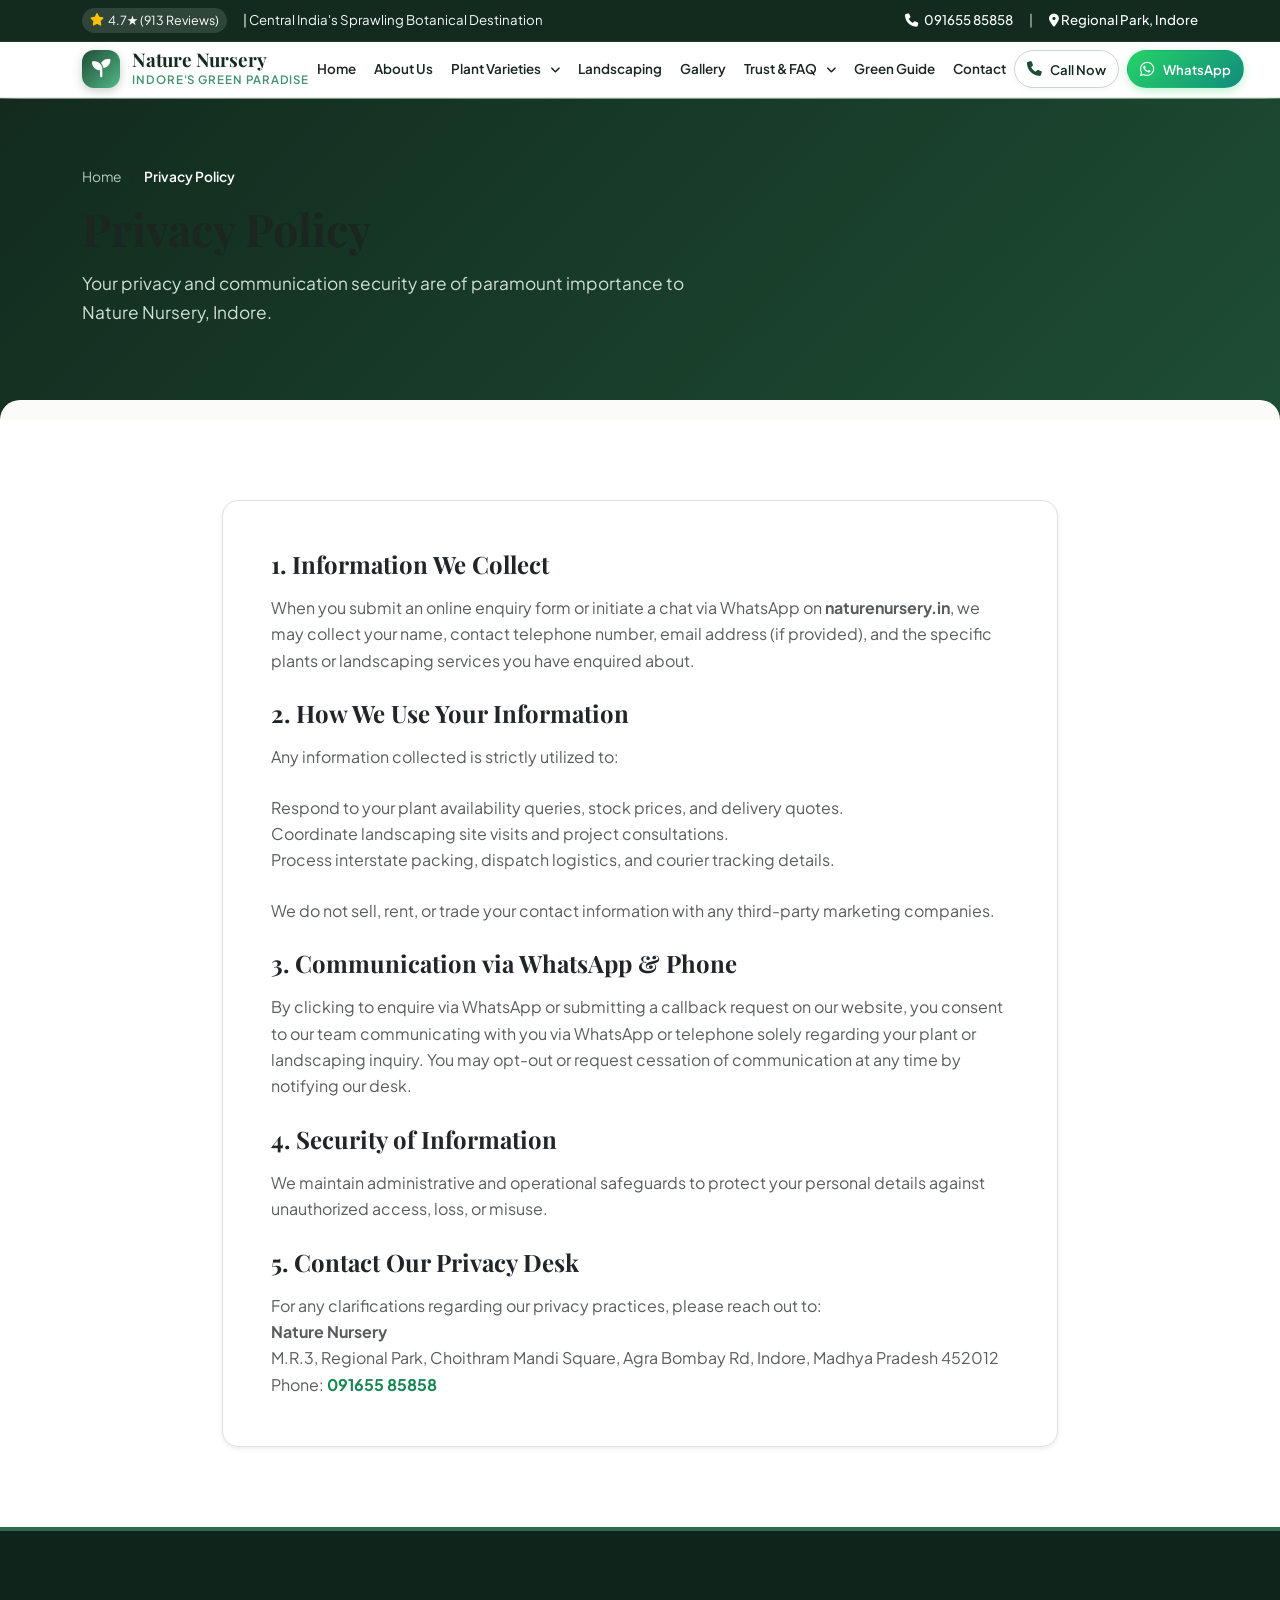
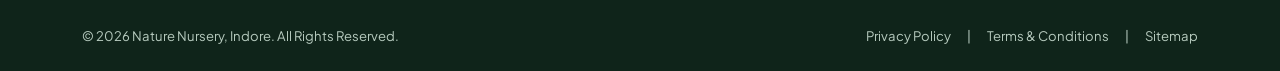
<file: privacy-policy.html>
<!DOCTYPE html>
<html lang="en">
<head>
  <meta charset="UTF-8">
  <meta name="viewport" content="width=device-width, initial-scale=1.0">
  <title>Privacy Policy | Nature Nursery, Indore</title>
  <meta name="description" content="Privacy Policy for Nature Nursery, Indore. Explaining data handling for online enquiries, WhatsApp chats, and website visitation.">
  <link rel="canonical" href="https://naturenursery.in/privacy-policy.html">

  <link rel="preconnect" href="https://fonts.googleapis.com">
  <link rel="preconnect" href="https://fonts.gstatic.com" crossorigin>
  <link href="https://fonts.googleapis.com/css2?family=Playfair+Display:ital,wght@0,600;0,700;0,800;1,600&family=Plus+Jakarta+Sans:wght@400;500;600;700&display=swap" rel="stylesheet">
  <link href="https://cdn.jsdelivr.net/npm/bootstrap@5.3.3/dist/css/bootstrap.min.css" rel="stylesheet">
  <link rel="stylesheet" href="https://cdnjs.cloudflare.com/ajax/libs/font-awesome/6.5.1/css/all.min.css">
  <link rel="stylesheet" href="assets/css/style.css">
  <link rel="stylesheet" href="assets/css/responsive.css">
</head>
<body>

  <!-- Announcement Bar -->
  <div class="announcement-bar">
    <div class="container d-flex justify-content-between align-items-center">
      <div class="d-flex align-items-center gap-3">
        <span class="rating-badge-mini"><i class="fa-solid fa-star"></i> 4.7★ (913 Reviews)</span>
        <span class="d-none d-md-inline text-light">| Central India's Sprawling Botanical Destination</span>
      </div>
      <div class="d-flex align-items-center gap-3">
        <a href="tel:09165585858" class="announcement-item"><i class="fa-solid fa-phone"></i> 091655 85858</a>
        <span class="d-none d-sm-inline">|</span>
        <a href="https://maps.app.goo.gl/4FbbTRR8xdmriJ5s5" target="_blank" rel="noopener" class="announcement-item d-none d-sm-inline">
          <i class="fa-solid fa-location-dot"></i> Regional Park, Indore
        </a>
      </div>
    </div>
  </div>

  <!-- Header -->
  <header class="site-header">
    <div class="container">
      <div class="d-flex align-items-center justify-content-between py-2">
        <a href="index.html" class="navbar-brand-wrapper">
          <div class="brand-logo-icon"><i class="fa-solid fa-seedling"></i></div>
          <div class="brand-text-block">
            <span class="brand-name">Nature Nursery</span>
            <span class="brand-tagline">Indore's Green Paradise</span>
          </div>
        </a>

        <!-- Desktop Navigation (visible >= 1200px) -->
        <nav class="desktop-nav-wrap">
          <ul class="desktop-nav-list">
            <li class="nav-item"><a href="index.html" class="nav-link">Home</a></li>
            <li class="nav-item"><a href="about.html" class="nav-link">About Us</a></li>
            <li class="nav-item dropdown">
              <a href="plants.html" class="nav-link">
                Plant Varieties <i class="fa-solid fa-angle-down small ms-1"></i>
              </a>
              <ul class="dropdown-menu">
                <li><a class="dropdown-item" href="plants.html"><i class="fa-solid fa-leaf text-success"></i> All 11 Categories</a></li>
                <li><a class="dropdown-item" href="bonsai-shop.html"><i class="fa-solid fa-spa text-success"></i> Bonsai Collection</a></li>
              </ul>
            </li>
            <li class="nav-item"><a href="landscaping-services.html" class="nav-link">Landscaping</a></li>
            <li class="nav-item"><a href="gallery.html" class="nav-link">Gallery</a></li>
            <li class="nav-item dropdown">
              <a href="testimonials.html" class="nav-link">
                Trust & FAQ <i class="fa-solid fa-angle-down small ms-1"></i>
              </a>
              <ul class="dropdown-menu">
                <li><a class="dropdown-item" href="testimonials.html"><i class="fa-solid fa-star text-warning"></i> Reviews (4.7★)</a></li>
                <li><a class="dropdown-item" href="faq.html"><i class="fa-solid fa-circle-question text-success"></i> Visitor FAQ & Tips</a></li>
              </ul>
            </li>
            <li class="nav-item"><a href="blog.html" class="nav-link">Green Guide</a></li>
            <li class="nav-item"><a href="contact.html" class="nav-link">Contact</a></li>
          </ul>
        </nav>

        <!-- Header Desktop Actions (visible >= 1200px) -->
        <div class="header-desktop-actions">
          <a href="tel:09165585858" class="btn-nature-call">
            <i class="fa-solid fa-phone"></i> Call Now
          </a>
          <a href="https://wa.me/919165585858?text=Hello%20Nature%20Nursery%20Indore,%20I%20would%20like%20to%20enquire%20about%20plants." target="_blank" class="btn-nature-whatsapp">
            <i class="fa-brands fa-whatsapp"></i> WhatsApp
          </a>
        </div>

        <!-- Header Mobile Actions (visible < 1200px) -->
        <div class="header-mobile-actions align-items-center gap-2">
          <a href="tel:09165585858" class="btn btn-sm btn-outline-success rounded-pill px-3 py-2 fw-semibold d-flex align-items-center gap-1 text-decoration-none">
            <i class="fa-solid fa-phone"></i> <span class="d-none d-sm-inline">091655 85858</span>
          </a>
          <a href="https://wa.me/919165585858?text=Hello%20Nature%20Nursery%20Indore,%20I%20would%20like%20to%20enquire%20about%20plants." target="_blank" class="btn btn-sm btn-success rounded-pill px-3 py-2 fw-semibold d-flex align-items-center gap-1 text-decoration-none">
            <i class="fa-brands fa-whatsapp"></i> <span class="d-none d-sm-inline">WhatsApp</span>
          </a>
          <button class="mobile-nav-toggle" aria-label="Toggle navigation menu">
            <i class="fa-solid fa-bars"></i>
          </button>
        </div>
      </div>
    </div>
  </header>

  <!-- Mobile Drawer -->
  <div class="site-nav-menu">
    <div class="nav-drawer-header">
      <div class="d-flex align-items-center gap-2">
        <div class="brand-logo-icon" style="width:36px; height:36px; font-size:1.1rem;"><i class="fa-solid fa-seedling"></i></div>
        <span class="font-serif fw-bold text-dark fs-5">Nature Nursery</span>
      </div>
      <button class="nav-drawer-close" aria-label="Close menu">&times;</button>
    </div>
    <ul class="site-nav-list">
      <li><a href="index.html" class="nav-link"><i class="fa-solid fa-house me-2"></i> Home</a></li>
      <li><a href="about.html" class="nav-link"><i class="fa-solid fa-tree me-2"></i> About Nature Nursery</a></li>
      <li><a href="plants.html" class="nav-link"><i class="fa-solid fa-leaf me-2"></i> Plant Varieties</a></li>
      <li><a href="bonsai-shop.html" class="nav-link"><i class="fa-solid fa-spa me-2"></i> Featured Bonsai Shop</a></li>
      <li><a href="landscaping-services.html" class="nav-link"><i class="fa-solid fa-mountain-sun me-2"></i> Landscaping Services</a></li>
      <li><a href="gallery.html" class="nav-link"><i class="fa-solid fa-images me-2"></i> Photo Gallery</a></li>
      <li><a href="testimonials.html" class="nav-link"><i class="fa-solid fa-star me-2"></i> Reviews (4.7★)</a></li>
      <li><a href="faq.html" class="nav-link"><i class="fa-solid fa-circle-question me-2"></i> Visitor FAQ & Tips</a></li>
      <li><a href="blog.html" class="nav-link"><i class="fa-solid fa-book-open-reader me-2"></i> Green Guide Care Tips</a></li>
      <li><a href="contact.html" class="nav-link"><i class="fa-solid fa-location-dot me-2"></i> Contact & Directions</a></li>
    </ul>
    <div class="nav-drawer-contact">
      <a href="tel:09165585858" class="btn-nature-call"><i class="fa-solid fa-phone"></i> Call 091655 85858</a>
      <a href="https://wa.me/919165585858" target="_blank" class="btn-nature-whatsapp"><i class="fa-brands fa-whatsapp"></i> Chat on WhatsApp</a>
    </div>
  </div>
  <div class="nav-backdrop"></div>

  <!-- Page Hero -->
  <section class="page-hero">
    <div class="container">
      <nav aria-label="breadcrumb">
        <ol class="breadcrumb">
          <li class="breadcrumb-item"><a href="index.html">Home</a></li>
          <li class="breadcrumb-item active" aria-current="page">Privacy Policy</li>
        </ol>
      </nav>
      <h1 class="page-hero-title">Privacy Policy</h1>
      <p class="page-hero-subtitle">
        Your privacy and communication security are of paramount importance to Nature Nursery, Indore.
      </p>
    </div>
  </section>

  <!-- Legal Body Content -->
  <section class="section-padding bg-surface">
    <div class="container" style="max-width: 860px;">
      <div class="p-4 p-md-5 bg-white border rounded-4 shadow-sm">
        <h3 class="font-serif fs-4 text-dark mb-3">1. Information We Collect</h3>
        <p class="text-muted leading-relaxed mb-4">
          When you submit an online enquiry form or initiate a chat via WhatsApp on <strong>naturenursery.in</strong>, we may collect your name, contact telephone number, email address (if provided), and the specific plants or landscaping services you have enquired about.
        </p>

        <h3 class="font-serif fs-4 text-dark mb-3">2. How We Use Your Information</h3>
        <p class="text-muted leading-relaxed mb-4">
          Any information collected is strictly utilized to:
        </p>
        <ul class="text-muted mb-4">
          <li>Respond to your plant availability queries, stock prices, and delivery quotes.</li>
          <li>Coordinate landscaping site visits and project consultations.</li>
          <li>Process interstate packing, dispatch logistics, and courier tracking details.</li>
        </ul>
        <p class="text-muted leading-relaxed mb-4">
          We do not sell, rent, or trade your contact information with any third-party marketing companies.
        </p>

        <h3 class="font-serif fs-4 text-dark mb-3">3. Communication via WhatsApp & Phone</h3>
        <p class="text-muted leading-relaxed mb-4">
          By clicking to enquire via WhatsApp or submitting a callback request on our website, you consent to our team communicating with you via WhatsApp or telephone solely regarding your plant or landscaping inquiry. You may opt-out or request cessation of communication at any time by notifying our desk.
        </p>

        <h3 class="font-serif fs-4 text-dark mb-3">4. Security of Information</h3>
        <p class="text-muted leading-relaxed mb-4">
          We maintain administrative and operational safeguards to protect your personal details against unauthorized access, loss, or misuse.
        </p>

        <h3 class="font-serif fs-4 text-dark mb-3">5. Contact Our Privacy Desk</h3>
        <p class="text-muted leading-relaxed mb-0">
          For any clarifications regarding our privacy practices, please reach out to:<br>
          <strong>Nature Nursery</strong><br>
          M.R.3, Regional Park, Choithram Mandi Square, Agra Bombay Rd, Indore, Madhya Pradesh 452012<br>
          Phone: <a href="tel:09165585858" class="text-success fw-bold">091655 85858</a>
        </p>
      </div>
    </div>
  </section>

  <!-- Footer -->
  <footer class="site-footer">
    <div class="container">
      <div class="footer-bottom-bar d-flex flex-column flex-md-row justify-content-between align-items-center gap-2 m-0 p-0 py-4 border-0">
        <div>&copy; 2026 Nature Nursery, Indore. All Rights Reserved.</div>
        <div class="d-flex gap-3">
          <a href="privacy-policy.html">Privacy Policy</a>
          <span>|</span>
          <a href="terms-and-conditions.html">Terms & Conditions</a>
          <span>|</span>
          <a href="sitemap.xml">Sitemap</a>
        </div>
      </div>
    </div>
  </footer>

  <script src="assets/js/main.js"></script>
</body>
</html>
</file>
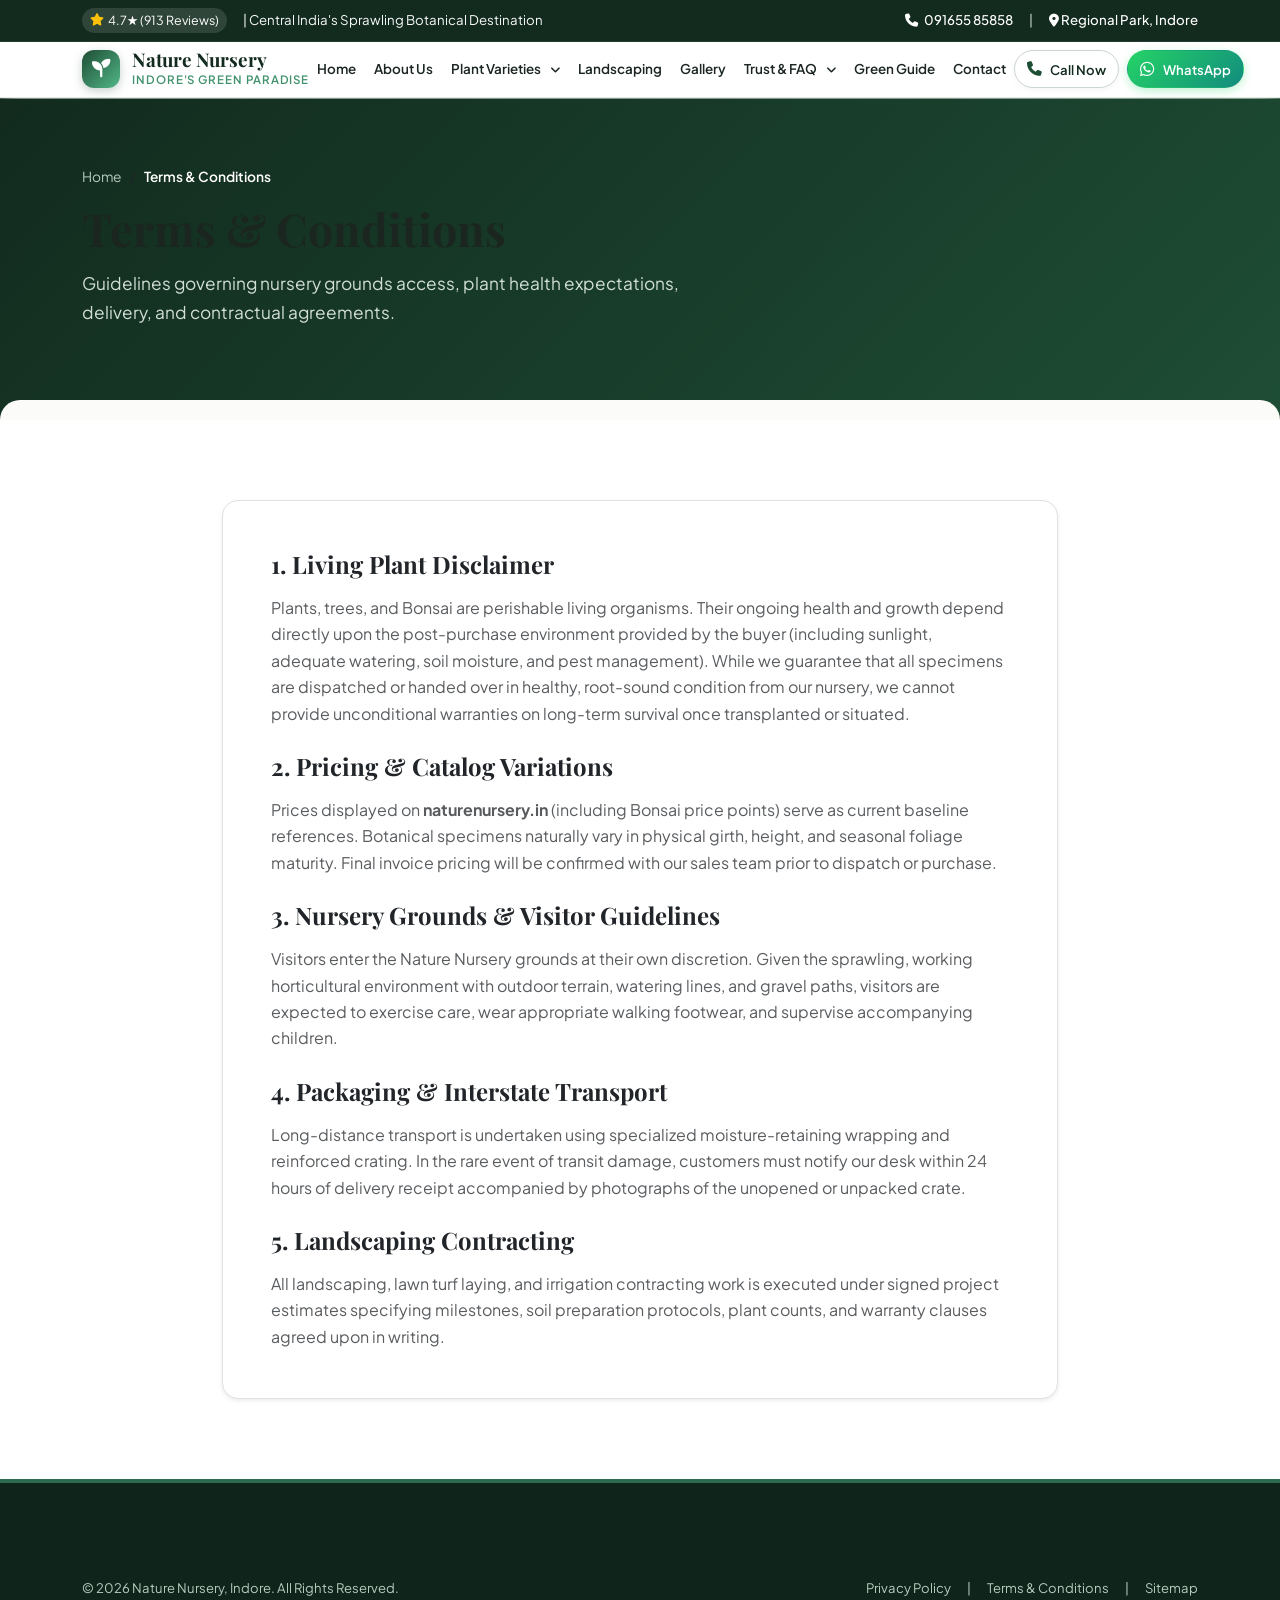
<file: terms-and-conditions.html>
<!DOCTYPE html>
<html lang="en">
<head>
  <meta charset="UTF-8">
  <meta name="viewport" content="width=device-width, initial-scale=1.0">
  <title>Terms and Conditions | Nature Nursery, Indore</title>
  <meta name="description" content="Terms and conditions governing nursery visits, plant purchases, live specimen warranties, and landscaping contracting at Nature Nursery, Indore.">
  <link rel="canonical" href="https://naturenursery.in/terms-and-conditions.html">

  <link rel="preconnect" href="https://fonts.googleapis.com">
  <link rel="preconnect" href="https://fonts.gstatic.com" crossorigin>
  <link href="https://fonts.googleapis.com/css2?family=Playfair+Display:ital,wght@0,600;0,700;0,800;1,600&family=Plus+Jakarta+Sans:wght@400;500;600;700&display=swap" rel="stylesheet">
  <link href="https://cdn.jsdelivr.net/npm/bootstrap@5.3.3/dist/css/bootstrap.min.css" rel="stylesheet">
  <link rel="stylesheet" href="https://cdnjs.cloudflare.com/ajax/libs/font-awesome/6.5.1/css/all.min.css">
  <link rel="stylesheet" href="assets/css/style.css">
  <link rel="stylesheet" href="assets/css/responsive.css">
</head>
<body>

  <!-- Announcement Bar -->
  <div class="announcement-bar">
    <div class="container d-flex justify-content-between align-items-center">
      <div class="d-flex align-items-center gap-3">
        <span class="rating-badge-mini"><i class="fa-solid fa-star"></i> 4.7★ (913 Reviews)</span>
        <span class="d-none d-md-inline text-light">| Central India's Sprawling Botanical Destination</span>
      </div>
      <div class="d-flex align-items-center gap-3">
        <a href="tel:09165585858" class="announcement-item"><i class="fa-solid fa-phone"></i> 091655 85858</a>
        <span class="d-none d-sm-inline">|</span>
        <a href="https://maps.app.goo.gl/4FbbTRR8xdmriJ5s5" target="_blank" rel="noopener" class="announcement-item d-none d-sm-inline">
          <i class="fa-solid fa-location-dot"></i> Regional Park, Indore
        </a>
      </div>
    </div>
  </div>

  <!-- Header -->
  <header class="site-header">
    <div class="container">
      <div class="d-flex align-items-center justify-content-between py-2">
        <a href="index.html" class="navbar-brand-wrapper">
          <div class="brand-logo-icon"><i class="fa-solid fa-seedling"></i></div>
          <div class="brand-text-block">
            <span class="brand-name">Nature Nursery</span>
            <span class="brand-tagline">Indore's Green Paradise</span>
          </div>
        </a>

        <!-- Desktop Navigation (visible >= 1200px) -->
        <nav class="desktop-nav-wrap">
          <ul class="desktop-nav-list">
            <li class="nav-item"><a href="index.html" class="nav-link">Home</a></li>
            <li class="nav-item"><a href="about.html" class="nav-link">About Us</a></li>
            <li class="nav-item dropdown">
              <a href="plants.html" class="nav-link">
                Plant Varieties <i class="fa-solid fa-angle-down small ms-1"></i>
              </a>
              <ul class="dropdown-menu">
                <li><a class="dropdown-item" href="plants.html"><i class="fa-solid fa-leaf text-success"></i> All 11 Categories</a></li>
                <li><a class="dropdown-item" href="bonsai-shop.html"><i class="fa-solid fa-spa text-success"></i> Bonsai Collection</a></li>
              </ul>
            </li>
            <li class="nav-item"><a href="landscaping-services.html" class="nav-link">Landscaping</a></li>
            <li class="nav-item"><a href="gallery.html" class="nav-link">Gallery</a></li>
            <li class="nav-item dropdown">
              <a href="testimonials.html" class="nav-link">
                Trust & FAQ <i class="fa-solid fa-angle-down small ms-1"></i>
              </a>
              <ul class="dropdown-menu">
                <li><a class="dropdown-item" href="testimonials.html"><i class="fa-solid fa-star text-warning"></i> Reviews (4.7★)</a></li>
                <li><a class="dropdown-item" href="faq.html"><i class="fa-solid fa-circle-question text-success"></i> Visitor FAQ & Tips</a></li>
              </ul>
            </li>
            <li class="nav-item"><a href="blog.html" class="nav-link">Green Guide</a></li>
            <li class="nav-item"><a href="contact.html" class="nav-link">Contact</a></li>
          </ul>
        </nav>

        <!-- Header Desktop Actions (visible >= 1200px) -->
        <div class="header-desktop-actions">
          <a href="tel:09165585858" class="btn-nature-call">
            <i class="fa-solid fa-phone"></i> Call Now
          </a>
          <a href="https://wa.me/919165585858?text=Hello%20Nature%20Nursery%20Indore,%20I%20would%20like%20to%20enquire%20about%20plants." target="_blank" class="btn-nature-whatsapp">
            <i class="fa-brands fa-whatsapp"></i> WhatsApp
          </a>
        </div>

        <!-- Header Mobile Actions (visible < 1200px) -->
        <div class="header-mobile-actions align-items-center gap-2">
          <a href="tel:09165585858" class="btn btn-sm btn-outline-success rounded-pill px-3 py-2 fw-semibold d-flex align-items-center gap-1 text-decoration-none">
            <i class="fa-solid fa-phone"></i> <span class="d-none d-sm-inline">091655 85858</span>
          </a>
          <a href="https://wa.me/919165585858?text=Hello%20Nature%20Nursery%20Indore,%20I%20would%20like%20to%20enquire%20about%20plants." target="_blank" class="btn btn-sm btn-success rounded-pill px-3 py-2 fw-semibold d-flex align-items-center gap-1 text-decoration-none">
            <i class="fa-brands fa-whatsapp"></i> <span class="d-none d-sm-inline">WhatsApp</span>
          </a>
          <button class="mobile-nav-toggle" aria-label="Toggle navigation menu">
            <i class="fa-solid fa-bars"></i>
          </button>
        </div>
      </div>
    </div>
  </header>

  <!-- Mobile Drawer -->
  <div class="site-nav-menu">
    <div class="nav-drawer-header">
      <div class="d-flex align-items-center gap-2">
        <div class="brand-logo-icon" style="width:36px; height:36px; font-size:1.1rem;"><i class="fa-solid fa-seedling"></i></div>
        <span class="font-serif fw-bold text-dark fs-5">Nature Nursery</span>
      </div>
      <button class="nav-drawer-close" aria-label="Close menu">&times;</button>
    </div>
    <ul class="site-nav-list">
      <li><a href="index.html" class="nav-link"><i class="fa-solid fa-house me-2"></i> Home</a></li>
      <li><a href="about.html" class="nav-link"><i class="fa-solid fa-tree me-2"></i> About Nature Nursery</a></li>
      <li><a href="plants.html" class="nav-link"><i class="fa-solid fa-leaf me-2"></i> Plant Varieties</a></li>
      <li><a href="bonsai-shop.html" class="nav-link"><i class="fa-solid fa-spa me-2"></i> Featured Bonsai Shop</a></li>
      <li><a href="landscaping-services.html" class="nav-link"><i class="fa-solid fa-mountain-sun me-2"></i> Landscaping Services</a></li>
      <li><a href="gallery.html" class="nav-link"><i class="fa-solid fa-images me-2"></i> Photo Gallery</a></li>
      <li><a href="testimonials.html" class="nav-link"><i class="fa-solid fa-star me-2"></i> Reviews (4.7★)</a></li>
      <li><a href="faq.html" class="nav-link"><i class="fa-solid fa-circle-question me-2"></i> Visitor FAQ & Tips</a></li>
      <li><a href="blog.html" class="nav-link"><i class="fa-solid fa-book-open-reader me-2"></i> Green Guide Care Tips</a></li>
      <li><a href="contact.html" class="nav-link"><i class="fa-solid fa-location-dot me-2"></i> Contact & Directions</a></li>
    </ul>
    <div class="nav-drawer-contact">
      <a href="tel:09165585858" class="btn-nature-call"><i class="fa-solid fa-phone"></i> Call 091655 85858</a>
      <a href="https://wa.me/919165585858" target="_blank" class="btn-nature-whatsapp"><i class="fa-brands fa-whatsapp"></i> Chat on WhatsApp</a>
    </div>
  </div>
  <div class="nav-backdrop"></div>

  <!-- Page Hero -->
  <section class="page-hero">
    <div class="container">
      <nav aria-label="breadcrumb">
        <ol class="breadcrumb">
          <li class="breadcrumb-item"><a href="index.html">Home</a></li>
          <li class="breadcrumb-item active" aria-current="page">Terms & Conditions</li>
        </ol>
      </nav>
      <h1 class="page-hero-title">Terms & Conditions</h1>
      <p class="page-hero-subtitle">
        Guidelines governing nursery grounds access, plant health expectations, delivery, and contractual agreements.
      </p>
    </div>
  </section>

  <!-- Content -->
  <section class="section-padding bg-surface">
    <div class="container" style="max-width: 860px;">
      <div class="p-4 p-md-5 bg-white border rounded-4 shadow-sm">
        <h3 class="font-serif fs-4 text-dark mb-3">1. Living Plant Disclaimer</h3>
        <p class="text-muted leading-relaxed mb-4">
          Plants, trees, and Bonsai are perishable living organisms. Their ongoing health and growth depend directly upon the post-purchase environment provided by the buyer (including sunlight, adequate watering, soil moisture, and pest management). While we guarantee that all specimens are dispatched or handed over in healthy, root-sound condition from our nursery, we cannot provide unconditional warranties on long-term survival once transplanted or situated.
        </p>

        <h3 class="font-serif fs-4 text-dark mb-3">2. Pricing & Catalog Variations</h3>
        <p class="text-muted leading-relaxed mb-4">
          Prices displayed on <strong>naturenursery.in</strong> (including Bonsai price points) serve as current baseline references. Botanical specimens naturally vary in physical girth, height, and seasonal foliage maturity. Final invoice pricing will be confirmed with our sales team prior to dispatch or purchase.
        </p>

        <h3 class="font-serif fs-4 text-dark mb-3">3. Nursery Grounds & Visitor Guidelines</h3>
        <p class="text-muted leading-relaxed mb-4">
          Visitors enter the Nature Nursery grounds at their own discretion. Given the sprawling, working horticultural environment with outdoor terrain, watering lines, and gravel paths, visitors are expected to exercise care, wear appropriate walking footwear, and supervise accompanying children.
        </p>

        <h3 class="font-serif fs-4 text-dark mb-3">4. Packaging & Interstate Transport</h3>
        <p class="text-muted leading-relaxed mb-4">
          Long-distance transport is undertaken using specialized moisture-retaining wrapping and reinforced crating. In the rare event of transit damage, customers must notify our desk within 24 hours of delivery receipt accompanied by photographs of the unopened or unpacked crate.
        </p>

        <h3 class="font-serif fs-4 text-dark mb-3">5. Landscaping Contracting</h3>
        <p class="text-muted leading-relaxed mb-0">
          All landscaping, lawn turf laying, and irrigation contracting work is executed under signed project estimates specifying milestones, soil preparation protocols, plant counts, and warranty clauses agreed upon in writing.
        </p>
      </div>
    </div>
  </section>

  <!-- Footer -->
  <footer class="site-footer">
    <div class="container">
      <div class="footer-bottom-bar d-flex flex-column flex-md-row justify-content-between align-items-center gap-2 m-0 p-0 py-4 border-0">
        <div>&copy; 2026 Nature Nursery, Indore. All Rights Reserved.</div>
        <div class="d-flex gap-3">
          <a href="privacy-policy.html">Privacy Policy</a>
          <span>|</span>
          <a href="terms-and-conditions.html">Terms & Conditions</a>
          <span>|</span>
          <a href="sitemap.xml">Sitemap</a>
        </div>
      </div>
    </div>
  </footer>

  <script src="assets/js/main.js"></script>
</body>
</html>
</file>
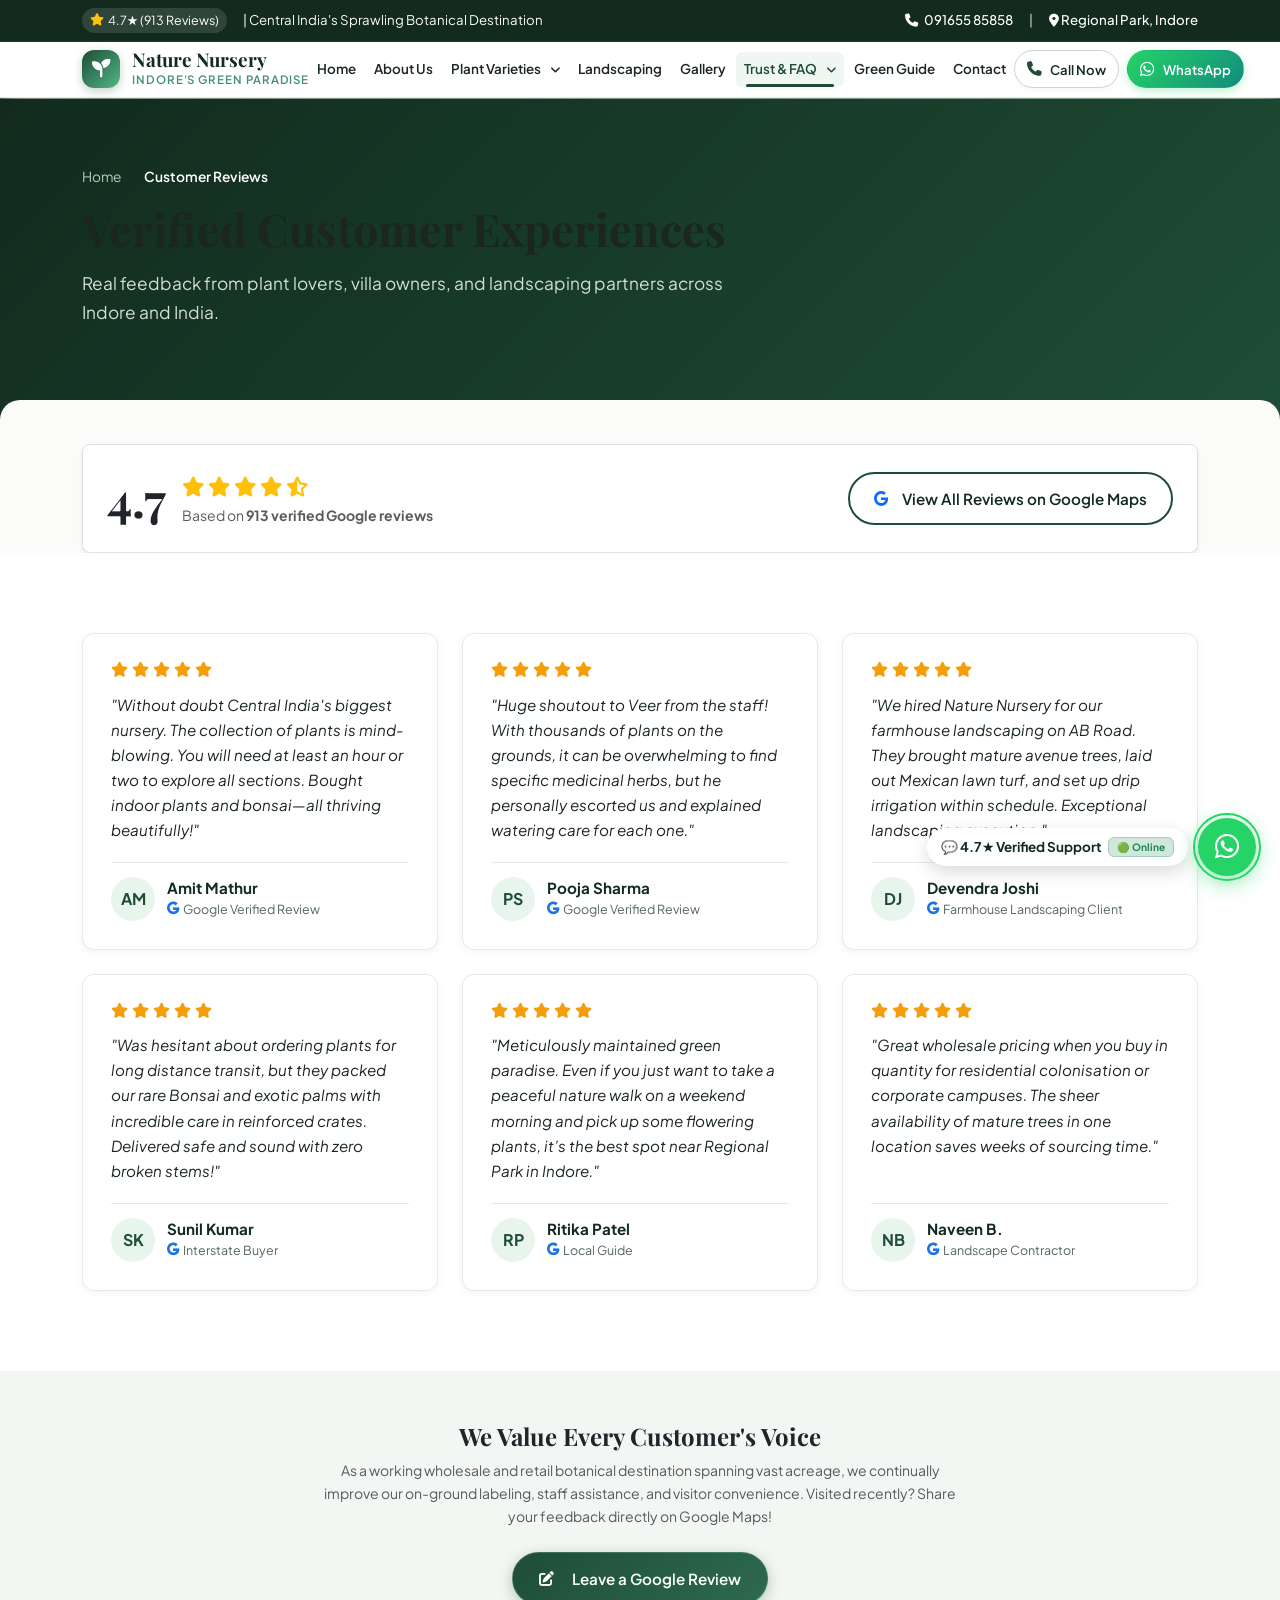
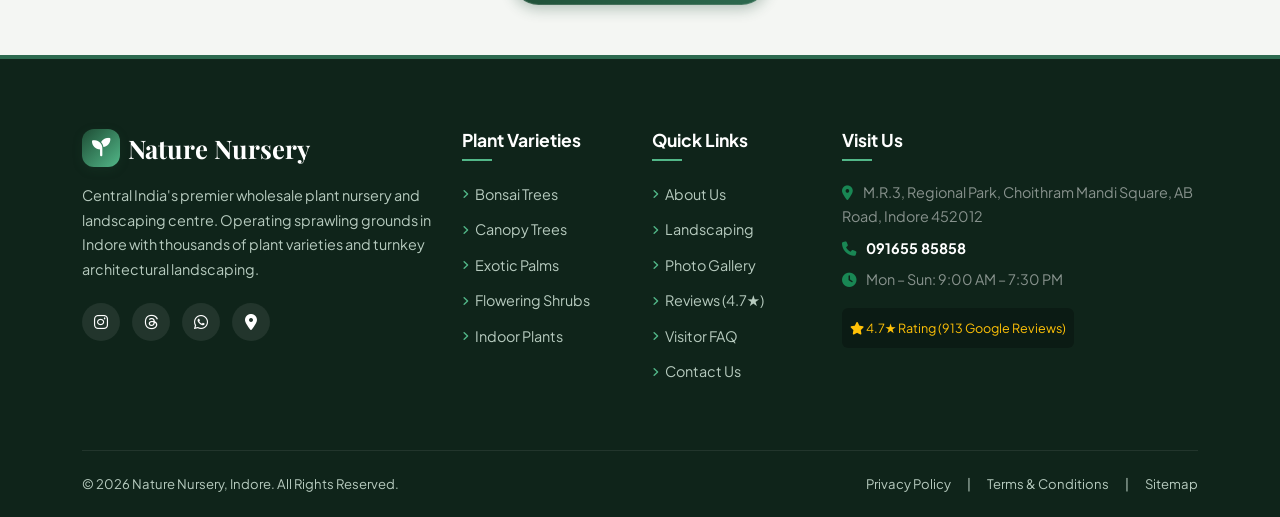
<file: testimonials.html>
<!DOCTYPE html>
<html lang="en">
<head>
  <meta charset="UTF-8">
  <meta name="viewport" content="width=device-width, initial-scale=1.0">
  <title>Customer Reviews & Testimonials | Nature Nursery, Indore (4.7★ Google)</title>
  <meta name="description" content="Read authentic Google customer reviews for Nature Nursery, Indore. 4.7★ rating with 913+ reviews praising our sprawling nursery grounds, extensive plant variety, staff guidance, and safe shipping.">
  <meta name="keywords" content="Nature Nursery reviews, Nature nursery Indore Google rating, best plant nursery Indore reviews">
  <link rel="canonical" href="https://naturenursery.in/testimonials.html">

  <!-- Open Graph -->
  <meta property="og:type" content="website">
  <meta property="og:url" content="https://naturenursery.in/testimonials.html">
  <meta property="og:title" content="Customer Reviews | Nature Nursery, Indore">
  <meta property="og:description" content="Rated 4.7★ by over 913 Google reviewers. Read genuine customer feedback.">
  <meta property="og:image" content="https://images.unsplash.com/photo-1585320806297-9794b3e4eeae?auto=format&fit=crop&w=1200&q=80">

  <!-- Fonts & Styles -->
  <link rel="preconnect" href="https://fonts.googleapis.com">
  <link rel="preconnect" href="https://fonts.gstatic.com" crossorigin>
  <link href="https://fonts.googleapis.com/css2?family=Playfair+Display:ital,wght@0,600;0,700;0,800;1,600&family=Plus+Jakarta+Sans:wght@400;500;600;700&display=swap" rel="stylesheet">
  <link href="https://cdn.jsdelivr.net/npm/bootstrap@5.3.3/dist/css/bootstrap.min.css" rel="stylesheet">
  <link rel="stylesheet" href="https://cdnjs.cloudflare.com/ajax/libs/font-awesome/6.5.1/css/all.min.css">
  <link rel="stylesheet" href="assets/css/style.css">
  <link rel="stylesheet" href="assets/css/responsive.css">
</head>
<body>

  <!-- Announcement Bar -->
  <div class="announcement-bar">
    <div class="container d-flex justify-content-between align-items-center">
      <div class="d-flex align-items-center gap-3">
        <span class="rating-badge-mini"><i class="fa-solid fa-star"></i> 4.7★ (913 Reviews)</span>
        <span class="d-none d-md-inline text-light">| Central India's Sprawling Botanical Destination</span>
      </div>
      <div class="d-flex align-items-center gap-3">
        <a href="tel:09165585858" class="announcement-item"><i class="fa-solid fa-phone"></i> 091655 85858</a>
        <span class="d-none d-sm-inline">|</span>
        <a href="https://maps.app.goo.gl/4FbbTRR8xdmriJ5s5" target="_blank" rel="noopener" class="announcement-item d-none d-sm-inline">
          <i class="fa-solid fa-location-dot"></i> Regional Park, Indore
        </a>
      </div>
    </div>
  </div>

  <!-- Header -->
  <header class="site-header">
    <div class="container">
      <div class="d-flex align-items-center justify-content-between py-2">
        <a href="index.html" class="navbar-brand-wrapper">
          <div class="brand-logo-icon"><i class="fa-solid fa-seedling"></i></div>
          <div class="brand-text-block">
            <span class="brand-name">Nature Nursery</span>
            <span class="brand-tagline">Indore's Green Paradise</span>
          </div>
        </a>

        <!-- Desktop Navigation (visible >= 1200px) -->
        <nav class="desktop-nav-wrap">
          <ul class="desktop-nav-list">
            <li class="nav-item"><a href="index.html" class="nav-link">Home</a></li>
            <li class="nav-item"><a href="about.html" class="nav-link">About Us</a></li>
            <li class="nav-item dropdown">
              <a href="plants.html" class="nav-link">
                Plant Varieties <i class="fa-solid fa-angle-down small ms-1"></i>
              </a>
              <ul class="dropdown-menu">
                <li><a class="dropdown-item" href="plants.html"><i class="fa-solid fa-leaf text-success"></i> All 11 Categories</a></li>
                <li><a class="dropdown-item" href="bonsai-shop.html"><i class="fa-solid fa-spa text-success"></i> Bonsai Collection</a></li>
              </ul>
            </li>
            <li class="nav-item"><a href="landscaping-services.html" class="nav-link">Landscaping</a></li>
            <li class="nav-item"><a href="gallery.html" class="nav-link">Gallery</a></li>
            <li class="nav-item dropdown">
              <a href="testimonials.html" class="nav-link active">
                Trust & FAQ <i class="fa-solid fa-angle-down small ms-1"></i>
              </a>
              <ul class="dropdown-menu">
                <li><a class="dropdown-item" href="testimonials.html"><i class="fa-solid fa-star text-warning"></i> Reviews (4.7★)</a></li>
                <li><a class="dropdown-item" href="faq.html"><i class="fa-solid fa-circle-question text-success"></i> Visitor FAQ & Tips</a></li>
              </ul>
            </li>
            <li class="nav-item"><a href="blog.html" class="nav-link">Green Guide</a></li>
            <li class="nav-item"><a href="contact.html" class="nav-link">Contact</a></li>
          </ul>
        </nav>

        <!-- Header Desktop Actions (visible >= 1200px) -->
        <div class="header-desktop-actions">
          <a href="tel:09165585858" class="btn-nature-call">
            <i class="fa-solid fa-phone"></i> Call Now
          </a>
          <a href="https://wa.me/919165585858?text=Hello%20Nature%20Nursery%20Indore,%20I%20would%20like%20to%20enquire%20about%20plants." target="_blank" class="btn-nature-whatsapp">
            <i class="fa-brands fa-whatsapp"></i> WhatsApp
          </a>
        </div>

        <!-- Header Mobile Actions (visible < 1200px) -->
        <div class="header-mobile-actions align-items-center gap-2">
          <a href="tel:09165585858" class="btn btn-sm btn-outline-success rounded-pill px-3 py-2 fw-semibold d-flex align-items-center gap-1 text-decoration-none">
            <i class="fa-solid fa-phone"></i> <span class="d-none d-sm-inline">091655 85858</span>
          </a>
          <a href="https://wa.me/919165585858?text=Hello%20Nature%20Nursery%20Indore,%20I%20would%20like%20to%20enquire%20about%20plants." target="_blank" class="btn btn-sm btn-success rounded-pill px-3 py-2 fw-semibold d-flex align-items-center gap-1 text-decoration-none">
            <i class="fa-brands fa-whatsapp"></i> <span class="d-none d-sm-inline">WhatsApp</span>
          </a>
          <button class="mobile-nav-toggle" aria-label="Toggle navigation menu">
            <i class="fa-solid fa-bars"></i>
          </button>
        </div>
      </div>
    </div>
  </header>

  <!-- Mobile Drawer -->
  <div class="site-nav-menu">
    <div class="nav-drawer-header">
      <div class="d-flex align-items-center gap-2">
        <div class="brand-logo-icon" style="width:36px; height:36px; font-size:1.1rem;"><i class="fa-solid fa-seedling"></i></div>
        <span class="font-serif fw-bold text-dark fs-5">Nature Nursery</span>
      </div>
      <button class="nav-drawer-close" aria-label="Close menu">&times;</button>
    </div>
    <ul class="site-nav-list">
      <li><a href="index.html" class="nav-link"><i class="fa-solid fa-house me-2"></i> Home</a></li>
      <li><a href="about.html" class="nav-link"><i class="fa-solid fa-tree me-2"></i> About Nature Nursery</a></li>
      <li><a href="plants.html" class="nav-link"><i class="fa-solid fa-leaf me-2"></i> Plant Varieties</a></li>
      <li><a href="bonsai-shop.html" class="nav-link"><i class="fa-solid fa-spa me-2"></i> Featured Bonsai Shop</a></li>
      <li><a href="landscaping-services.html" class="nav-link"><i class="fa-solid fa-mountain-sun me-2"></i> Landscaping Services</a></li>
      <li><a href="gallery.html" class="nav-link"><i class="fa-solid fa-images me-2"></i> Photo Gallery</a></li>
      <li><a href="testimonials.html" class="nav-link active"><i class="fa-solid fa-star me-2"></i> Reviews (4.7★)</a></li>
      <li><a href="faq.html" class="nav-link"><i class="fa-solid fa-circle-question me-2"></i> Visitor FAQ & Tips</a></li>
      <li><a href="blog.html" class="nav-link"><i class="fa-solid fa-book-open-reader me-2"></i> Green Guide Care Tips</a></li>
      <li><a href="contact.html" class="nav-link"><i class="fa-solid fa-location-dot me-2"></i> Contact & Directions</a></li>
    </ul>
    <div class="nav-drawer-contact">
      <a href="tel:09165585858" class="btn-nature-call"><i class="fa-solid fa-phone"></i> Call 091655 85858</a>
      <a href="https://wa.me/919165585858" target="_blank" class="btn-nature-whatsapp"><i class="fa-brands fa-whatsapp"></i> Chat on WhatsApp</a>
    </div>
  </div>
  <div class="nav-backdrop"></div>

  <!-- Page Hero -->
  <section class="page-hero">
    <div class="container">
      <nav aria-label="breadcrumb">
        <ol class="breadcrumb">
          <li class="breadcrumb-item"><a href="index.html">Home</a></li>
          <li class="breadcrumb-item active" aria-current="page">Customer Reviews</li>
        </ol>
      </nav>
      <h1 class="page-hero-title">Verified Customer Experiences</h1>
      <p class="page-hero-subtitle">
        Real feedback from plant lovers, villa owners, and landscaping partners across Indore and India.
      </p>
    </div>
  </section>

  <!-- Google Rating Badge Strip -->
  <div class="container mt-4">
    <div class="p-4 bg-white border rounded-3 shadow-sm d-flex flex-column flex-md-row align-items-center justify-content-between gap-3">
      <div class="d-flex align-items-center gap-3">
        <div class="display-5 fw-bold text-dark font-serif">4.7</div>
        <div>
          <div class="text-warning fs-5">
            <i class="fa-solid fa-star"></i>
            <i class="fa-solid fa-star"></i>
            <i class="fa-solid fa-star"></i>
            <i class="fa-solid fa-star"></i>
            <i class="fa-solid fa-star-half-stroke"></i>
          </div>
          <span class="text-muted small">Based on <strong>913 verified Google reviews</strong></span>
        </div>
      </div>
      <div>
        <a href="https://maps.app.goo.gl/4FbbTRR8xdmriJ5s5" target="_blank" rel="noopener" class="btn-nature-outline">
          <i class="fa-brands fa-google text-primary me-1"></i> View All Reviews on Google Maps
        </a>
      </div>
    </div>
  </div>

  <!-- Testimonials Grid -->
  <section class="section-padding bg-surface">
    <div class="container">
      <div class="row g-4">

        <!-- Review 1 -->
        <div class="col-md-6 col-lg-4">
          <div class="testimonial-card">
            <div class="testimonial-rating">
              <i class="fa-solid fa-star"></i><i class="fa-solid fa-star"></i><i class="fa-solid fa-star"></i><i class="fa-solid fa-star"></i><i class="fa-solid fa-star"></i>
            </div>
            <p class="testimonial-text">
              "Without doubt Central India's biggest nursery. The collection of plants is mind-blowing. You will need at least an hour or two to explore all sections. Bought indoor plants and bonsai—all thriving beautifully!"
            </p>
            <div class="testimonial-author-wrapper">
              <div class="author-avatar">AM</div>
              <div class="author-info">
                <h5>Amit Mathur</h5>
                <span><i class="fa-brands fa-google google-verified-badge"></i> Google Verified Review</span>
              </div>
            </div>
          </div>
        </div>

        <!-- Review 2 -->
        <div class="col-md-6 col-lg-4">
          <div class="testimonial-card">
            <div class="testimonial-rating">
              <i class="fa-solid fa-star"></i><i class="fa-solid fa-star"></i><i class="fa-solid fa-star"></i><i class="fa-solid fa-star"></i><i class="fa-solid fa-star"></i>
            </div>
            <p class="testimonial-text">
              "Huge shoutout to Veer from the staff! With thousands of plants on the grounds, it can be overwhelming to find specific medicinal herbs, but he personally escorted us and explained watering care for each one."
            </p>
            <div class="testimonial-author-wrapper">
              <div class="author-avatar">PS</div>
              <div class="author-info">
                <h5>Pooja Sharma</h5>
                <span><i class="fa-brands fa-google google-verified-badge"></i> Google Verified Review</span>
              </div>
            </div>
          </div>
        </div>

        <!-- Review 3 -->
        <div class="col-md-6 col-lg-4">
          <div class="testimonial-card">
            <div class="testimonial-rating">
              <i class="fa-solid fa-star"></i><i class="fa-solid fa-star"></i><i class="fa-solid fa-star"></i><i class="fa-solid fa-star"></i><i class="fa-solid fa-star"></i>
            </div>
            <p class="testimonial-text">
              "We hired Nature Nursery for our farmhouse landscaping on AB Road. They brought mature avenue trees, laid out Mexican lawn turf, and set up drip irrigation within schedule. Exceptional landscaping execution."
            </p>
            <div class="testimonial-author-wrapper">
              <div class="author-avatar">DJ</div>
              <div class="author-info">
                <h5>Devendra Joshi</h5>
                <span><i class="fa-brands fa-google google-verified-badge"></i> Farmhouse Landscaping Client</span>
              </div>
            </div>
          </div>
        </div>

        <!-- Review 4 -->
        <div class="col-md-6 col-lg-4">
          <div class="testimonial-card">
            <div class="testimonial-rating">
              <i class="fa-solid fa-star"></i><i class="fa-solid fa-star"></i><i class="fa-solid fa-star"></i><i class="fa-solid fa-star"></i><i class="fa-solid fa-star"></i>
            </div>
            <p class="testimonial-text">
              "Was hesitant about ordering plants for long distance transit, but they packed our rare Bonsai and exotic palms with incredible care in reinforced crates. Delivered safe and sound with zero broken stems!"
            </p>
            <div class="testimonial-author-wrapper">
              <div class="author-avatar">SK</div>
              <div class="author-info">
                <h5>Sunil Kumar</h5>
                <span><i class="fa-brands fa-google google-verified-badge"></i> Interstate Buyer</span>
              </div>
            </div>
          </div>
        </div>

        <!-- Review 5 -->
        <div class="col-md-6 col-lg-4">
          <div class="testimonial-card">
            <div class="testimonial-rating">
              <i class="fa-solid fa-star"></i><i class="fa-solid fa-star"></i><i class="fa-solid fa-star"></i><i class="fa-solid fa-star"></i><i class="fa-solid fa-star"></i>
            </div>
            <p class="testimonial-text">
              "Meticulously maintained green paradise. Even if you just want to take a peaceful nature walk on a weekend morning and pick up some flowering plants, it’s the best spot near Regional Park in Indore."
            </p>
            <div class="testimonial-author-wrapper">
              <div class="author-avatar">RP</div>
              <div class="author-info">
                <h5>Ritika Patel</h5>
                <span><i class="fa-brands fa-google google-verified-badge"></i> Local Guide</span>
              </div>
            </div>
          </div>
        </div>

        <!-- Review 6 -->
        <div class="col-md-6 col-lg-4">
          <div class="testimonial-card">
            <div class="testimonial-rating">
              <i class="fa-solid fa-star"></i><i class="fa-solid fa-star"></i><i class="fa-solid fa-star"></i><i class="fa-solid fa-star"></i><i class="fa-solid fa-star"></i>
            </div>
            <p class="testimonial-text">
              "Great wholesale pricing when you buy in quantity for residential colonisation or corporate campuses. The sheer availability of mature trees in one location saves weeks of sourcing time."
            </p>
            <div class="testimonial-author-wrapper">
              <div class="author-avatar">NB</div>
              <div class="author-info">
                <h5>Naveen B.</h5>
                <span><i class="fa-brands fa-google google-verified-badge"></i> Landscape Contractor</span>
              </div>
            </div>
          </div>
        </div>

      </div>
    </div>
  </section>

  <!-- Review Advice & Transparency Note -->
  <section class="section-padding-sm bg-alt">
    <div class="container text-center">
      <h3 class="font-serif fs-4 text-dark mb-2">We Value Every Customer's Voice</h3>
      <p class="text-muted small max-w-700 mx-auto mb-4" style="max-width: 650px;">
        As a working wholesale and retail botanical destination spanning vast acreage, we continually improve our on-ground labeling, staff assistance, and visitor convenience. Visited recently? Share your feedback directly on Google Maps!
      </p>
      <a href="https://maps.app.goo.gl/4FbbTRR8xdmriJ5s5" target="_blank" rel="noopener" class="btn-nature-primary">
        <i class="fa-solid fa-pen-to-square me-2"></i> Leave a Google Review
      </a>
    </div>
  </section>

  <!-- Footer -->
  <footer class="site-footer">
    <div class="container">
      <div class="row g-4">
        <div class="col-lg-4 col-md-6">
          <div class="footer-brand">
            <div class="d-flex align-items-center gap-2 mb-3">
              <div class="brand-logo-icon" style="width:38px; height:38px; font-size:1.2rem;"><i class="fa-solid fa-seedling"></i></div>
              <h3 class="m-0">Nature Nursery</h3>
            </div>
            <p class="footer-desc">Central India's premier wholesale plant nursery and landscaping centre. Operating sprawling grounds in Indore with thousands of plant varieties and turnkey architectural landscaping.</p>
            <div class="footer-social-links">
              <a href="https://instagram.com/nature.nursery" target="_blank" rel="noopener" class="footer-social-btn" aria-label="Instagram"><i class="fa-brands fa-instagram"></i></a>
              <a href="https://threads.net/@nature.nursery" target="_blank" rel="noopener" class="footer-social-btn" aria-label="Threads"><i class="fa-brands fa-threads"></i></a>
              <a href="https://wa.me/919165585858" target="_blank" rel="noopener" class="footer-social-btn" aria-label="WhatsApp"><i class="fa-brands fa-whatsapp"></i></a>
              <a href="https://maps.app.goo.gl/4FbbTRR8xdmriJ5s5" target="_blank" rel="noopener" class="footer-social-btn" aria-label="Maps"><i class="fa-solid fa-location-dot"></i></a>
            </div>
          </div>
        </div>
        <div class="col-lg-2 col-md-6 col-6">
          <h4 class="footer-col-title">Plant Varieties</h4>
          <ul class="footer-nav-list">
            <li><a href="bonsai-shop.html"><i class="fa-solid fa-angle-right"></i> Bonsai Trees</a></li>
            <li><a href="plants.html?cat=trees"><i class="fa-solid fa-angle-right"></i> Canopy Trees</a></li>
            <li><a href="plants.html?cat=palms"><i class="fa-solid fa-angle-right"></i> Exotic Palms</a></li>
            <li><a href="plants.html?cat=shrubs"><i class="fa-solid fa-angle-right"></i> Flowering Shrubs</a></li>
            <li><a href="plants.html?cat=indoor"><i class="fa-solid fa-angle-right"></i> Indoor Plants</a></li>
          </ul>
        </div>
        <div class="col-lg-2 col-md-6 col-6">
          <h4 class="footer-col-title">Quick Links</h4>
          <ul class="footer-nav-list">
            <li><a href="about.html"><i class="fa-solid fa-angle-right"></i> About Us</a></li>
            <li><a href="landscaping-services.html"><i class="fa-solid fa-angle-right"></i> Landscaping</a></li>
            <li><a href="gallery.html"><i class="fa-solid fa-angle-right"></i> Photo Gallery</a></li>
            <li><a href="testimonials.html"><i class="fa-solid fa-angle-right"></i> Reviews (4.7★)</a></li>
            <li><a href="faq.html"><i class="fa-solid fa-angle-right"></i> Visitor FAQ</a></li>
            <li><a href="contact.html"><i class="fa-solid fa-angle-right"></i> Contact Us</a></li>
          </ul>
        </div>
        <div class="col-lg-4 col-md-6">
          <h4 class="footer-col-title">Visit Us</h4>
          <p class="mb-2 text-white-50"><i class="fa-solid fa-location-dot text-success me-2"></i> M.R.3, Regional Park, Choithram Mandi Square, AB Road, Indore 452012</p>
          <p class="mb-2"><i class="fa-solid fa-phone text-success me-2"></i> <a href="tel:09165585858" class="text-white fw-bold">091655 85858</a></p>
          <p class="mb-3 text-white-50"><i class="fa-solid fa-clock text-success me-2"></i> Mon – Sun: 9:00 AM – 7:30 PM</p>
          <div class="p-2 rounded bg-black bg-opacity-25 d-inline-block">
            <span class="text-warning small"><i class="fa-solid fa-star"></i> 4.7★ Rating (913 Google Reviews)</span>
          </div>
        </div>
      </div>
      <div class="footer-bottom-bar d-flex flex-column flex-md-row justify-content-between align-items-center gap-2">
        <div>&copy; 2026 Nature Nursery, Indore. All Rights Reserved.</div>
        <div class="d-flex gap-3">
          <a href="privacy-policy.html">Privacy Policy</a>
          <span>|</span>
          <a href="terms-and-conditions.html">Terms & Conditions</a>
          <span>|</span>
          <a href="sitemap.xml">Sitemap</a>
        </div>
      </div>
    </div>
  </footer>

  <!-- Floating WhatsApp Widget with Animated Pulse Radar Ring -->
  <div class="floating-whatsapp-widget">
    <div class="floating-wa-tooltip">
      <span>💬 4.7★ Verified Support</span>
      <span class="badge bg-success-subtle text-success border border-success-subtle py-1 px-2">🟢 Online</span>
    </div>
    <a href="https://wa.me/919165585858?text=Hello%20Nature%20Nursery%20Indore,%20I%20am%20interested%20in%20visiting." target="_blank" rel="noopener" class="floating-wa-circle" aria-label="Chat with Nature Nursery on WhatsApp">
      <span class="wa-ripple-ring"></span>
      <i class="fa-brands fa-whatsapp"></i>
    </a>
  </div>

  <div class="mobile-bottom-bar">
    <div class="mobile-bottom-bar-inner">
      <a href="tel:09165585858" class="btn-nature-call text-center"><i class="fa-solid fa-phone me-1 text-success"></i> Call</a>
      <a href="https://wa.me/919165585858" target="_blank" class="btn-nature-whatsapp text-center"><i class="fa-brands fa-whatsapp me-1"></i> WhatsApp</a>
    </div>
  </div>

  <button id="backToTopBtn" class="back-to-top" aria-label="Back to Top"><i class="fa-solid fa-arrow-up"></i></button>

  <script src="assets/js/main.js"></script>
  <script src="assets/js/animations.js"></script>
</body>
</html>
</file>
<file: assets/css/style.css>
/* ==========================================================================
   Nature Nursery, Indore - Master Stylesheet
   Central India's Premier Garden Centre, Wholesale Nursery & Landscaping
   Address: M.R.3, Regional Park, Choithram Mandi Sq, AB Rd, Indore
   Phone: 091655 85858
   ========================================================================== */

/* --- CSS Variables & Design Tokens --- */
:root {
  --primary-dark: #122b1e;
  --primary: #1e4d35;
  --primary-light: #2d6a4f;
  --primary-subtle: #40916c;
  --accent-sage: #52b788;
  --accent-gold: #c89658;
  --accent-warm: #d4a373;
  --mint-light: #e8f5ec;
  --mint-soft: #f0f7f2;
  
  --bg-body: #fbfbf9;
  --bg-surface: #ffffff;
  --bg-card: #ffffff;
  --bg-alt: #f4f6f3;
  --bg-dark: #0f241a;

  --text-main: #1b2620;
  --text-muted: #55655c;
  --text-light: #809287;
  --text-on-dark: #f8faf8;

  --border-light: #e4eae6;
  --border-medium: #cbd6ce;

  --shadow-sm: 0 2px 8px rgba(18, 43, 30, 0.05);
  --shadow-md: 0 6px 20px rgba(18, 43, 30, 0.08);
  --shadow-lg: 0 12px 36px rgba(18, 43, 30, 0.12);
  --shadow-xl: 0 20px 48px rgba(18, 43, 30, 0.16);

  --font-serif: 'Playfair Display', Georgia, serif;
  --font-sans: 'Plus Jakarta Sans', -apple-system, BlinkMacSystemFont, 'Segoe UI', Roboto, sans-serif;

  --radius-sm: 6px;
  --radius-md: 12px;
  --radius-lg: 20px;
  --radius-pill: 9999px;

  --transition-fast: 0.2s ease;
  --transition-normal: 0.3s ease;
  --transition-slow: 0.5s cubic-bezier(0.16, 1, 0.3, 1);
}

/* --- Base & Reset --- */
*, *::before, *::after {
  box-sizing: border-box;
  margin: 0;
  padding: 0;
}

html {
  scroll-behavior: smooth;
  font-size: 16px;
}

body {
  font-family: var(--font-sans);
  background-color: var(--bg-body);
  color: var(--text-main);
  line-height: 1.65;
  -webkit-font-smoothing: antialiased;
  -moz-osx-font-smoothing: grayscale;
  overflow-x: hidden;
  padding-bottom: 0;
}

img {
  max-width: 100%;
  height: auto;
  display: block;
}

a {
  color: var(--primary);
  text-decoration: none;
  transition: color var(--transition-fast);
}

a:hover {
  color: var(--primary-light);
}

ul {
  list-style: none;
  padding-left: 0;
}

/* --- Typography Helpers --- */
h1, h2, h3, h4, h5, h6 {
  color: var(--text-main);
  font-weight: 700;
  line-height: 1.25;
}

.font-serif {
  font-family: var(--font-serif);
}

.section-tag {
  display: inline-flex;
  align-items: center;
  gap: 8px;
  padding: 6px 14px;
  background-color: var(--mint-light);
  color: var(--primary-light);
  font-size: 0.85rem;
  font-weight: 700;
  letter-spacing: 0.06em;
  text-transform: uppercase;
  border-radius: var(--radius-pill);
  margin-bottom: 12px;
}

.section-tag i {
  color: var(--accent-sage);
}

.section-title {
  font-family: var(--font-serif);
  font-size: 2.35rem;
  color: var(--primary-dark);
  margin-bottom: 1rem;
}

.section-subtitle {
  color: var(--text-muted);
  font-size: 1.1rem;
  max-width: 680px;
  margin-left: auto;
  margin-right: auto;
}

/* --- Buttons & Action Elements --- */
.btn-nature-primary {
  display: inline-flex;
  align-items: center;
  justify-content: center;
  gap: 10px;
  background: linear-gradient(135deg, var(--primary) 0%, var(--primary-light) 100%);
  color: #ffffff !important;
  font-weight: 600;
  font-size: 0.95rem;
  padding: 13px 26px;
  border-radius: var(--radius-pill);
  border: 1px solid rgba(255, 255, 255, 0.15);
  box-shadow: 0 4px 14px rgba(30, 77, 53, 0.3);
  transition: all var(--transition-normal);
  cursor: pointer;
  text-decoration: none;
}

.btn-nature-primary:hover {
  background: linear-gradient(135deg, var(--primary-dark) 0%, var(--primary) 100%);
  transform: translateY(-2px);
  box-shadow: 0 6px 20px rgba(18, 43, 30, 0.4);
  color: #ffffff !important;
}

.btn-nature-outline {
  display: inline-flex;
  align-items: center;
  justify-content: center;
  gap: 10px;
  background: transparent;
  color: var(--primary-dark) !important;
  font-weight: 600;
  font-size: 0.95rem;
  padding: 12px 24px;
  border-radius: var(--radius-pill);
  border: 2px solid var(--primary);
  transition: all var(--transition-normal);
  text-decoration: none;
}

.btn-nature-outline:hover {
  background-color: var(--primary);
  color: #ffffff !important;
  transform: translateY(-2px);
}

.btn-nature-whatsapp {
  display: inline-flex;
  align-items: center;
  justify-content: center;
  gap: 10px;
  background: #25D366;
  color: #ffffff !important;
  font-weight: 600;
  font-size: 0.95rem;
  padding: 13px 26px;
  border-radius: var(--radius-pill);
  box-shadow: 0 4px 14px rgba(37, 211, 102, 0.35);
  transition: all var(--transition-normal);
  text-decoration: none;
}

.btn-nature-whatsapp:hover {
  background: #20bd5a;
  transform: translateY(-2px);
  box-shadow: 0 6px 18px rgba(37, 211, 102, 0.45);
}

.btn-nature-call {
  display: inline-flex;
  align-items: center;
  justify-content: center;
  gap: 10px;
  background: #ffffff;
  color: var(--primary-dark) !important;
  font-weight: 600;
  font-size: 0.95rem;
  padding: 12px 24px;
  border-radius: var(--radius-pill);
  border: 1px solid var(--border-medium);
  box-shadow: var(--shadow-sm);
  transition: all var(--transition-normal);
  text-decoration: none;
}

.btn-nature-call:hover {
  border-color: var(--primary);
  background-color: var(--mint-soft);
  color: var(--primary) !important;
  transform: translateY(-2px);
}

/* --- Top Announcement Bar --- */
.announcement-bar {
  background-color: var(--primary-dark);
  color: #d1ded6;
  font-size: 0.83rem;
  padding: 8px 0;
  border-bottom: 1px solid rgba(255, 255, 255, 0.08);
}

.announcement-bar a {
  color: #ffffff;
  font-weight: 500;
}

.announcement-bar a:hover {
  color: var(--accent-sage);
}

.announcement-item {
  display: inline-flex;
  align-items: center;
  gap: 6px;
}

.rating-badge-mini {
  display: inline-flex;
  align-items: center;
  gap: 4px;
  background: rgba(255, 255, 255, 0.12);
  padding: 2px 8px;
  border-radius: var(--radius-pill);
  color: #fff;
  font-size: 0.78rem;
}

.rating-badge-mini i {
  color: #ffc107;
}

/* --- Main Navigation Header --- */
.site-header {
  position: sticky;
  top: 0;
  z-index: 1000;
  background-color: rgba(255, 255, 255, 0.98);
  backdrop-filter: blur(12px);
  -webkit-backdrop-filter: blur(12px);
  border-bottom: 1px solid var(--border-light);
  transition: all var(--transition-normal);
  width: 100%;
}

.site-header.scrolled {
  box-shadow: 0 4px 20px rgba(18, 43, 30, 0.08);
  padding: 2px 0;
}

.navbar-brand-wrapper {
  display: flex;
  align-items: center;
  gap: 12px;
  text-decoration: none;
  flex-shrink: 0;
}

.brand-logo-icon {
  width: 44px;
  height: 44px;
  background: linear-gradient(135deg, var(--primary) 0%, var(--accent-sage) 100%);
  border-radius: 12px;
  display: flex;
  align-items: center;
  justify-content: center;
  color: #ffffff;
  font-size: 1.35rem;
  box-shadow: 0 3px 10px rgba(30, 77, 53, 0.25);
  flex-shrink: 0;
}

.brand-text-block {
  display: flex;
  flex-direction: column;
}

.brand-name {
  font-family: var(--font-serif);
  font-weight: 700;
  font-size: 1.35rem;
  color: var(--primary-dark);
  line-height: 1.1;
  letter-spacing: -0.01em;
}

.brand-tagline {
  font-size: 0.72rem;
  font-weight: 600;
  color: var(--primary-subtle);
  letter-spacing: 0.08em;
  text-transform: uppercase;
}

.desktop-nav-wrap {
  display: block;
}

.header-desktop-actions {
  display: flex;
  align-items: center;
  gap: 10px;
  flex-shrink: 0;
}

.header-desktop-actions .btn-nature-call,
.header-desktop-actions .btn-nature-whatsapp {
  display: inline-flex !important;
  flex-direction: row !important;
  align-items: center !important;
  justify-content: center !important;
  height: 40px !important;
  padding: 0 16px !important;
  white-space: nowrap !important;
  flex-shrink: 0 !important;
  font-size: 0.88rem !important;
  font-weight: 600 !important;
  line-height: 1 !important;
  border-radius: 50rem !important;
  gap: 8px !important;
  text-decoration: none !important;
  transition: all var(--transition-fast) !important;
}

.header-desktop-actions .btn-nature-call {
  background: #ffffff !important;
  color: var(--primary-dark) !important;
  border: 1.5px solid var(--border-medium) !important;
  box-shadow: 0 2px 6px rgba(0, 0, 0, 0.04) !important;
}

.header-desktop-actions .btn-nature-call i {
  color: var(--primary) !important;
  font-size: 0.92rem !important;
}

.header-desktop-actions .btn-nature-call:hover {
  background: var(--mint-soft) !important;
  border-color: var(--primary) !important;
  color: var(--primary) !important;
  transform: translateY(-2px);
  box-shadow: 0 4px 12px rgba(30, 77, 53, 0.15) !important;
}

.header-desktop-actions .btn-nature-whatsapp {
  background: linear-gradient(135deg, #25d366 0%, #128c7e 100%) !important;
  color: #ffffff !important;
  border: 1.5px solid transparent !important;
  box-shadow: 0 3px 10px rgba(37, 211, 102, 0.3) !important;
}

.header-desktop-actions .btn-nature-whatsapp i {
  color: #ffffff !important;
  font-size: 1.05rem !important;
}

.header-desktop-actions .btn-nature-whatsapp:hover {
  background: linear-gradient(135deg, #20bd5a 0%, #0d6e63 100%) !important;
  transform: translateY(-2px);
  box-shadow: 0 6px 16px rgba(37, 211, 102, 0.45) !important;
  color: #ffffff !important;
}

.header-mobile-actions {
  display: none;
  align-items: center;
  gap: 8px;
  flex-shrink: 0;
}

.header-mobile-actions a {
  white-space: nowrap !important;
  flex-shrink: 0 !important;
}

.desktop-nav-list {
  display: flex;
  align-items: center;
  margin: 0;
  padding: 0;
  gap: 2px;
  list-style: none;
}

.desktop-nav-list .nav-item {
  position: relative;
}

.nav-link {
  font-weight: 600;
  font-size: 0.9rem;
  color: var(--text-main) !important;
  padding: 8px 11px !important;
  transition: all var(--transition-fast);
  position: relative;
  white-space: nowrap;
  border-radius: var(--radius-sm);
  display: inline-flex;
  align-items: center;
  gap: 5px;
}

.nav-link:hover,
.nav-link.active {
  color: var(--primary) !important;
  background-color: var(--mint-soft);
}

.nav-link.active::after {
  content: '';
  position: absolute;
  bottom: 0;
  left: 10px;
  right: 10px;
  height: 3px;
  background-color: var(--primary);
  border-radius: 2px;
}

/* Dropdowns on desktop hover */
.desktop-nav-list .nav-item.dropdown:hover .dropdown-menu {
  display: block;
  opacity: 1;
  visibility: visible;
  transform: translateY(0);
}

.dropdown-menu {
  display: none;
  position: absolute;
  top: 100%;
  left: 0;
  border: 1px solid var(--border-light);
  box-shadow: var(--shadow-lg);
  border-radius: var(--radius-md);
  padding: 8px;
  min-width: 220px;
  background: #ffffff;
  z-index: 1010;
  transition: all var(--transition-fast);
}

.dropdown-item {
  font-size: 0.88rem;
  font-weight: 500;
  padding: 9px 14px;
  border-radius: var(--radius-sm);
  color: var(--text-main);
  transition: all var(--transition-fast);
  display: flex;
  align-items: center;
  gap: 8px;
}

.dropdown-item:hover {
  background-color: var(--mint-soft);
  color: var(--primary);
  padding-left: 18px;
}

/* Mobile Nav Toggle Button */
.mobile-nav-toggle {
  display: none;
  background: var(--mint-soft);
  border: 1px solid var(--border-medium);
  font-size: 1.3rem;
  color: var(--primary-dark);
  width: 44px;
  height: 44px;
  border-radius: 10px;
  align-items: center;
  justify-content: center;
  cursor: pointer;
  transition: all var(--transition-fast);
  flex-shrink: 0;
}

.mobile-nav-toggle:hover {
  background: var(--primary);
  color: #ffffff;
  border-color: var(--primary);
}

/* Ensure mobile nav drawer and backdrop are hidden on desktop by default */
.site-nav-menu {
  display: none;
}

.nav-backdrop {
  display: none;
}

/* --- Hero Banner Component --- */
.hero-section {
  position: relative;
  background: linear-gradient(135deg, rgba(18, 43, 30, 0.90) 0%, rgba(30, 77, 53, 0.84) 100%),
              url('https://images.unsplash.com/photo-1585320806297-9794b3e4eeae?auto=format&fit=crop&w=1920&q=80') center/cover no-repeat;
  color: #ffffff;
  padding: 95px 0 110px;
  overflow: hidden;
}

.hero-section::before {
  content: '';
  position: absolute;
  bottom: -1px;
  left: 0;
  right: 0;
  height: 40px;
  background: var(--bg-body);
  clip-path: ellipse(55% 100% at 50% 100%);
}

.hero-pill-badge {
  display: inline-flex;
  align-items: center;
  gap: 8px;
  background: rgba(255, 255, 255, 0.15);
  backdrop-filter: blur(8px);
  border: 1px solid rgba(255, 255, 255, 0.25);
  color: #e2f4ea;
  padding: 6px 16px;
  border-radius: var(--radius-pill);
  font-size: 0.88rem;
  font-weight: 600;
  margin-bottom: 20px;
}

.hero-headline {
  font-family: var(--font-serif);
  font-size: 3.4rem;
  font-weight: 700;
  line-height: 1.18;
  color: #ffffff;
  margin-bottom: 22px;
}

.hero-headline span {
  color: #95d5b2;
  font-style: italic;
}

.hero-description {
  font-size: 1.15rem;
  line-height: 1.7;
  color: #d8e5dd;
  max-width: 620px;
  margin-bottom: 32px;
}

.hero-actions {
  display: flex;
  flex-wrap: wrap;
  gap: 14px;
  margin-bottom: 40px;
}

.hero-trust-ribbon {
  display: flex;
  flex-wrap: wrap;
  align-items: center;
  gap: 24px;
  padding-top: 24px;
  border-top: 1px solid rgba(255, 255, 255, 0.16);
}

.trust-item {
  display: flex;
  align-items: center;
  gap: 12px;
}

.trust-item-icon {
  width: 42px;
  height: 42px;
  background: rgba(255, 255, 255, 0.12);
  border-radius: 50%;
  display: flex;
  align-items: center;
  justify-content: center;
  font-size: 1.15rem;
  color: #95d5b2;
}

.trust-item-text strong {
  display: block;
  font-size: 0.95rem;
  color: #ffffff;
  line-height: 1.2;
}

.trust-item-text span {
  font-size: 0.8rem;
  color: #b7cbbf;
}

/* --- Hero Card Showcase --- */
.hero-feature-card {
  background: rgba(255, 255, 255, 0.96);
  backdrop-filter: blur(14px);
  border-radius: var(--radius-lg);
  padding: 30px;
  box-shadow: var(--shadow-xl);
  color: var(--text-main);
  border: 1px solid rgba(255, 255, 255, 0.5);
}

.visitor-quick-card {
  background: var(--mint-soft);
  border: 1px dashed var(--accent-sage);
  border-radius: var(--radius-md);
  padding: 16px 20px;
  margin-top: 20px;
}

/* --- Page Hero for Interior Pages --- */
.page-hero {
  background: linear-gradient(135deg, var(--primary-dark) 0%, var(--primary) 100%),
              url('https://images.unsplash.com/photo-1518531933037-91b2f5f229cc?auto=format&fit=crop&w=1920&q=80') center/cover;
  background-blend-mode: overlay;
  color: #ffffff;
  padding: 68px 0 78px;
  position: relative;
}

.page-hero::after {
  content: '';
  position: absolute;
  bottom: 0;
  left: 0;
  right: 0;
  height: 20px;
  background: var(--bg-body);
  border-radius: 20px 20px 0 0;
}

.breadcrumb {
  margin-bottom: 12px;
  font-size: 0.86rem;
}

.breadcrumb a {
  color: #b7cbbf;
}

.breadcrumb a:hover {
  color: #ffffff;
}

.breadcrumb-item.active {
  color: #ffffff;
  font-weight: 600;
}

.page-hero-title {
  font-family: var(--font-serif);
  font-size: 2.8rem;
  font-weight: 700;
  margin-bottom: 12px;
}

.page-hero-subtitle {
  color: #d1ded6;
  font-size: 1.08rem;
  max-width: 650px;
}

/* --- Section Spacing --- */
.section-padding {
  padding: 80px 0;
}

.section-padding-sm {
  padding: 50px 0;
}

.bg-surface {
  background-color: var(--bg-surface);
}

.bg-alt {
  background-color: var(--bg-alt);
}

.bg-dark-botanical {
  background-color: var(--bg-dark);
  color: var(--text-on-dark);
}

/* --- Category Cards (plants.html / home) --- */
.category-card {
  background: var(--bg-surface);
  border-radius: var(--radius-md);
  border: 1px solid var(--border-light);
  overflow: hidden;
  box-shadow: var(--shadow-sm);
  transition: all var(--transition-normal);
  display: flex;
  flex-direction: column;
  height: 100%;
}

.category-card:hover {
  transform: translateY(-6px);
  box-shadow: var(--shadow-lg);
  border-color: var(--accent-sage);
}

.category-card-img-wrap {
  position: relative;
  overflow: hidden;
  height: 220px;
  background-color: var(--mint-soft);
}

.category-card-img-wrap img {
  width: 100%;
  height: 100%;
  object-fit: cover;
  transition: transform 0.6s ease;
}

.category-card:hover .category-card-img-wrap img {
  transform: scale(1.08);
}

.category-badge {
  position: absolute;
  top: 14px;
  left: 14px;
  background: rgba(18, 43, 30, 0.88);
  backdrop-filter: blur(4px);
  color: #ffffff;
  font-size: 0.75rem;
  font-weight: 700;
  padding: 4px 10px;
  border-radius: var(--radius-pill);
  text-transform: uppercase;
  letter-spacing: 0.05em;
}

.category-card-body {
  padding: 22px;
  display: flex;
  flex-direction: column;
  flex-grow: 1;
}

.category-card-title {
  font-family: var(--font-serif);
  font-size: 1.35rem;
  color: var(--primary-dark);
  margin-bottom: 8px;
}

.category-card-desc {
  color: var(--text-muted);
  font-size: 0.92rem;
  line-height: 1.55;
  margin-bottom: 16px;
  flex-grow: 1;
}

.category-meta-tags {
  display: flex;
  flex-wrap: wrap;
  gap: 6px;
  margin-bottom: 18px;
}

.meta-pill {
  font-size: 0.76rem;
  padding: 3px 9px;
  border-radius: var(--radius-pill);
  background-color: var(--mint-soft);
  color: var(--primary);
  font-weight: 600;
}

.category-card-footer {
  display: flex;
  align-items: center;
  justify-content: space-between;
  padding-top: 14px;
  border-top: 1px solid var(--border-light);
}

.link-explore {
  font-weight: 700;
  font-size: 0.88rem;
  color: var(--primary);
  display: inline-flex;
  align-items: center;
  gap: 6px;
}

.link-explore i {
  transition: transform var(--transition-fast);
}

.category-card:hover .link-explore i {
  transform: translateX(4px);
}

/* --- Bonsai Product Card --- */
.bonsai-card {
  background: var(--bg-surface);
  border-radius: var(--radius-md);
  border: 1px solid var(--border-light);
  overflow: hidden;
  box-shadow: var(--shadow-sm);
  transition: all var(--transition-normal);
  display: flex;
  flex-direction: column;
  height: 100%;
}

.bonsai-card:hover {
  transform: translateY(-5px);
  box-shadow: var(--shadow-lg);
  border-color: var(--accent-sage);
}

.bonsai-img-wrap {
  position: relative;
  height: 250px;
  overflow: hidden;
  background-color: #f7f9f7;
}

.bonsai-img-wrap img {
  width: 100%;
  height: 100%;
  object-fit: cover;
  transition: transform 0.5s ease;
}

.bonsai-card:hover .bonsai-img-wrap img {
  transform: scale(1.06);
}

.bonsai-price-tag {
  position: absolute;
  bottom: 12px;
  right: 12px;
  background: linear-gradient(135deg, var(--primary-dark) 0%, var(--primary) 100%);
  color: #ffffff;
  font-size: 1.1rem;
  font-weight: 700;
  padding: 6px 14px;
  border-radius: var(--radius-pill);
  box-shadow: 0 4px 10px rgba(0, 0, 0, 0.2);
}

.bonsai-body {
  padding: 22px;
  display: flex;
  flex-direction: column;
  flex-grow: 1;
}

.bonsai-title {
  font-family: var(--font-serif);
  font-size: 1.28rem;
  color: var(--primary-dark);
  margin-bottom: 4px;
}

.bonsai-botanical-name {
  font-size: 0.82rem;
  font-style: italic;
  color: var(--accent-gold);
  margin-bottom: 12px;
  font-weight: 600;
}

.bonsai-specs {
  display: grid;
  grid-template-columns: repeat(2, 1fr);
  gap: 8px;
  padding: 12px 0;
  margin: 10px 0 16px;
  border-top: 1px solid var(--border-light);
  border-bottom: 1px solid var(--border-light);
  font-size: 0.82rem;
  color: var(--text-muted);
}

.bonsai-specs div {
  display: flex;
  align-items: center;
  gap: 6px;
}

.bonsai-specs i {
  color: var(--primary-light);
}

.bonsai-action-group {
  display: flex;
  gap: 8px;
  margin-top: auto;
}

.bonsai-action-group .btn-nature-whatsapp,
.bonsai-action-group .btn-nature-outline {
  flex: 1;
  font-size: 0.84rem;
  padding: 10px 8px;
}

/* --- Filter Bar Component --- */
.filter-tabs {
  display: flex;
  flex-wrap: wrap;
  gap: 8px;
  justify-content: center;
  margin-bottom: 36px;
}

.filter-btn {
  background: var(--bg-surface);
  border: 1px solid var(--border-medium);
  color: var(--text-muted);
  font-size: 0.88rem;
  font-weight: 600;
  padding: 9px 18px;
  border-radius: var(--radius-pill);
  cursor: pointer;
  transition: all var(--transition-fast);
}

.filter-btn:hover {
  background-color: var(--mint-soft);
  color: var(--primary);
  border-color: var(--accent-sage);
}

.filter-btn.active {
  background-color: var(--primary);
  color: #ffffff;
  border-color: var(--primary);
  box-shadow: 0 4px 12px rgba(30, 77, 53, 0.25);
}

/* --- Know Before You Go Advisory Banner --- */
.advisory-card {
  background: linear-gradient(135deg, #f0f7f2 0%, #e6f3eb 100%);
  border: 1px solid #cbe3d3;
  border-left: 5px solid var(--primary);
  border-radius: var(--radius-md);
  padding: 24px 28px;
  margin: 30px 0;
}

.advisory-card h4 {
  color: var(--primary-dark);
  font-size: 1.18rem;
  display: flex;
  align-items: center;
  gap: 10px;
  margin-bottom: 10px;
}

.advisory-points {
  display: grid;
  grid-template-columns: repeat(auto-fit, minmax(240px, 1fr));
  gap: 14px;
  margin-top: 14px;
}

.advisory-point {
  display: flex;
  align-items: flex-start;
  gap: 10px;
  font-size: 0.9rem;
  color: var(--text-main);
}

.advisory-point i {
  color: var(--primary);
  margin-top: 3px;
  font-size: 1.05rem;
}

/* --- Landscaping Services Cards --- */
.service-card {
  background: var(--bg-surface);
  border-radius: var(--radius-md);
  border: 1px solid var(--border-light);
  padding: 32px 26px;
  transition: all var(--transition-normal);
  height: 100%;
  display: flex;
  flex-direction: column;
}

.service-card:hover {
  transform: translateY(-6px);
  border-color: var(--accent-sage);
  box-shadow: var(--shadow-lg);
}

.service-icon-box {
  width: 64px;
  height: 64px;
  border-radius: 16px;
  background: linear-gradient(135deg, var(--mint-light) 0%, #d5edd9 100%);
  color: var(--primary);
  display: flex;
  align-items: center;
  justify-content: center;
  font-size: 1.7rem;
  margin-bottom: 20px;
  transition: transform var(--transition-normal);
}

.service-card:hover .service-icon-box {
  transform: scale(1.1) rotate(4deg);
  background: linear-gradient(135deg, var(--primary) 0%, var(--primary-light) 100%);
  color: #ffffff;
}

.service-title {
  font-family: var(--font-serif);
  font-size: 1.35rem;
  color: var(--primary-dark);
  margin-bottom: 12px;
}

.service-description {
  color: var(--text-muted);
  font-size: 0.93rem;
  line-height: 1.6;
  margin-bottom: 20px;
}

.service-features-list {
  margin-bottom: 24px;
}

.service-features-list li {
  font-size: 0.86rem;
  color: var(--text-main);
  margin-bottom: 8px;
  display: flex;
  align-items: center;
  gap: 8px;
}

.service-features-list li i {
  color: var(--accent-sage);
  font-size: 0.8rem;
}

/* --- Testimonial Card Component --- */
.testimonial-card {
  background: var(--bg-surface);
  border-radius: var(--radius-md);
  border: 1px solid var(--border-light);
  padding: 28px;
  box-shadow: var(--shadow-sm);
  display: flex;
  flex-direction: column;
  height: 100%;
  transition: all var(--transition-normal);
  position: relative;
}

.testimonial-card:hover {
  transform: translateY(-4px);
  box-shadow: var(--shadow-md);
  border-color: var(--accent-sage);
}

.testimonial-rating {
  color: #f59e0b;
  font-size: 0.95rem;
  margin-bottom: 14px;
  display: flex;
  align-items: center;
  gap: 4px;
}

.testimonial-text {
  font-size: 0.95rem;
  line-height: 1.65;
  color: var(--text-main);
  font-style: italic;
  margin-bottom: 20px;
  flex-grow: 1;
}

.testimonial-author-wrapper {
  display: flex;
  align-items: center;
  gap: 12px;
  padding-top: 14px;
  border-top: 1px solid var(--border-light);
}

.author-avatar {
  width: 44px;
  height: 44px;
  border-radius: 50%;
  background: var(--mint-light);
  color: var(--primary);
  font-weight: 700;
  display: flex;
  align-items: center;
  justify-content: center;
  font-size: 1rem;
}

.author-info h5 {
  font-size: 0.95rem;
  margin-bottom: 2px;
  color: var(--primary-dark);
}

.author-info span {
  font-size: 0.78rem;
  color: var(--text-muted);
  display: flex;
  align-items: center;
  gap: 4px;
}

.google-verified-badge {
  color: #1a73e8;
  font-weight: 600;
}

/* --- Gallery & Lightbox --- */
.gallery-grid-item {
  position: relative;
  border-radius: var(--radius-md);
  overflow: hidden;
  height: 280px;
  cursor: pointer;
  box-shadow: var(--shadow-sm);
}

.gallery-grid-item img {
  width: 100%;
  height: 100%;
  object-fit: cover;
  transition: transform 0.6s ease;
}

.gallery-grid-item:hover img {
  transform: scale(1.1);
}

.gallery-overlay {
  position: absolute;
  inset: 0;
  background: linear-gradient(to top, rgba(18, 43, 30, 0.85) 0%, transparent 60%);
  opacity: 0;
  display: flex;
  flex-direction: column;
  justify-content: flex-end;
  padding: 20px;
  transition: opacity var(--transition-normal);
}

.gallery-grid-item:hover .gallery-overlay {
  opacity: 1;
}

.gallery-overlay-title {
  color: #ffffff;
  font-family: var(--font-serif);
  font-size: 1.15rem;
  margin-bottom: 4px;
}

.gallery-overlay-tag {
  color: #95d5b2;
  font-size: 0.78rem;
  text-transform: uppercase;
  letter-spacing: 0.05em;
}

/* --- FAQ Accordion --- */
.faq-accordion .accordion-item {
  border: 1px solid var(--border-light);
  margin-bottom: 12px;
  border-radius: var(--radius-md) !important;
  overflow: hidden;
  box-shadow: var(--shadow-sm);
}

.faq-accordion .accordion-button {
  font-size: 1.02rem;
  font-weight: 600;
  color: var(--primary-dark);
  background-color: var(--bg-surface);
  padding: 18px 22px;
  box-shadow: none;
}

.faq-accordion .accordion-button:not(.collapsed) {
  background-color: var(--mint-soft);
  color: var(--primary);
  border-bottom: 1px solid var(--border-light);
}

.faq-accordion .accordion-body {
  padding: 20px 22px;
  font-size: 0.94rem;
  color: var(--text-muted);
  line-height: 1.7;
}

/* --- Contact Info Box & Map --- */
.contact-info-card {
  background: var(--bg-surface);
  border-radius: var(--radius-md);
  border: 1px solid var(--border-light);
  padding: 32px;
  box-shadow: var(--shadow-md);
  height: 100%;
}

.contact-detail-row {
  display: flex;
  align-items: flex-start;
  gap: 16px;
  margin-bottom: 24px;
}

.contact-icon-circle {
  width: 48px;
  height: 48px;
  border-radius: 50%;
  background: var(--mint-light);
  color: var(--primary);
  display: flex;
  align-items: center;
  justify-content: center;
  font-size: 1.2rem;
  flex-shrink: 0;
}

.contact-detail-content h5 {
  font-size: 1rem;
  color: var(--primary-dark);
  margin-bottom: 4px;
}

.contact-detail-content p,
.contact-detail-content a {
  font-size: 0.92rem;
  color: var(--text-muted);
  margin: 0;
}

.contact-detail-content a:hover {
  color: var(--primary);
}

.map-wrapper {
  border-radius: var(--radius-md);
  overflow: hidden;
  box-shadow: var(--shadow-md);
  border: 1px solid var(--border-light);
}

.map-wrapper iframe {
  width: 100%;
  height: 420px;
  border: 0;
  display: block;
}

/* --- Form Styling --- */
.custom-form-group {
  margin-bottom: 20px;
}

.custom-form-label {
  display: block;
  font-weight: 600;
  font-size: 0.88rem;
  color: var(--primary-dark);
  margin-bottom: 6px;
}

.custom-form-control {
  width: 100%;
  padding: 12px 16px;
  border: 1px solid var(--border-medium);
  border-radius: var(--radius-sm);
  background-color: #ffffff;
  font-size: 0.94rem;
  font-family: inherit;
  color: var(--text-main);
  transition: all var(--transition-fast);
}

.custom-form-control:focus {
  outline: none;
  border-color: var(--primary);
  box-shadow: 0 0 0 3px rgba(30, 77, 53, 0.15);
}

.form-feedback-msg {
  font-size: 0.78rem;
  margin-top: 4px;
  display: none;
}

.form-feedback-msg.error {
  color: #dc3545;
  display: block;
}

.form-feedback-msg.success {
  color: #198754;
  display: block;
}

/* --- Stats Counters Banner --- */
.stats-counter-strip {
  background: linear-gradient(135deg, var(--primary-dark) 0%, var(--primary) 100%);
  color: #ffffff;
  padding: 60px 0;
}

.stat-box {
  text-align: center;
  padding: 15px;
}

.stat-number {
  font-family: var(--font-serif);
  font-size: 3rem;
  font-weight: 700;
  color: #95d5b2;
  line-height: 1;
  margin-bottom: 8px;
}

.stat-label {
  font-size: 0.92rem;
  color: #d1ded6;
  text-transform: uppercase;
  letter-spacing: 0.05em;
  font-weight: 600;
}

/* --- CTA Banner --- */
.cta-banner-strip {
  background: linear-gradient(135deg, #1b4332 0%, #2d6a4f 100%);
  color: #ffffff;
  border-radius: var(--radius-lg);
  padding: 50px 40px;
  box-shadow: var(--shadow-xl);
  position: relative;
  overflow: hidden;
}

.cta-banner-strip::before {
  content: '';
  position: absolute;
  top: -50px;
  right: -50px;
  width: 200px;
  height: 200px;
  background: rgba(255, 255, 255, 0.05);
  border-radius: 50%;
}

/* --- Footer --- */
.site-footer {
  background-color: var(--bg-dark);
  color: #b7cbbf;
  padding: 70px 0 0;
  font-size: 0.9rem;
  border-top: 4px solid var(--primary-light);
}

.footer-brand h3 {
  font-family: var(--font-serif);
  color: #ffffff;
  font-size: 1.6rem;
  margin-bottom: 12px;
}

.footer-desc {
  line-height: 1.7;
  margin-bottom: 22px;
}

.footer-social-links {
  display: flex;
  gap: 12px;
}

.footer-social-btn {
  width: 38px;
  height: 38px;
  background: rgba(255, 255, 255, 0.08);
  border-radius: 50%;
  display: flex;
  align-items: center;
  justify-content: center;
  color: #ffffff;
  font-size: 1rem;
  transition: all var(--transition-fast);
  text-decoration: none;
}

.footer-social-btn:hover {
  background: var(--accent-sage);
  color: var(--primary-dark);
  transform: translateY(-2px);
}

.footer-col-title {
  color: #ffffff;
  font-size: 1.1rem;
  font-weight: 700;
  margin-bottom: 20px;
  position: relative;
  padding-bottom: 10px;
}

.footer-col-title::after {
  content: '';
  position: absolute;
  bottom: 0;
  left: 0;
  width: 30px;
  height: 2px;
  background-color: var(--accent-sage);
}

.footer-nav-list li {
  margin-bottom: 10px;
}

.footer-nav-list a {
  color: #b7cbbf;
  transition: all var(--transition-fast);
  display: inline-flex;
  align-items: center;
  gap: 6px;
  text-decoration: none;
}

.footer-nav-list a:hover {
  color: #ffffff;
  padding-left: 5px;
}

.footer-nav-list a i {
  font-size: 0.7rem;
  color: var(--accent-sage);
}

.footer-bottom-bar {
  border-top: 1px solid rgba(255, 255, 255, 0.08);
  padding: 22px 0;
  margin-top: 50px;
  font-size: 0.82rem;
}

.footer-bottom-bar a {
  color: #b7cbbf;
  text-decoration: none;
}

.footer-bottom-bar a:hover {
  color: #ffffff;
}

/* --- Floating Sticky Contact Buttons (Mobile & Desktop) --- */
.floating-whatsapp-btn {
  position: fixed;
  bottom: 24px;
  right: 24px;
  width: 58px;
  height: 58px;
  background-color: #25D366;
  color: #ffffff !important;
  border-radius: 50%;
  display: flex;
  align-items: center;
  justify-content: center;
  font-size: 1.8rem;
  box-shadow: 0 4px 18px rgba(37, 211, 102, 0.45);
  z-index: 999;
  transition: all var(--transition-normal);
  text-decoration: none;
}

.floating-whatsapp-btn:hover {
  transform: scale(1.1) translateY(-3px);
  box-shadow: 0 8px 24px rgba(37, 211, 102, 0.6);
  color: #ffffff;
}

.floating-whatsapp-btn .tooltip-bubble {
  position: absolute;
  right: 68px;
  top: 50%;
  transform: translateY(-50%);
  background: var(--primary-dark);
  color: #ffffff;
  padding: 6px 12px;
  border-radius: var(--radius-sm);
  font-size: 0.8rem;
  font-weight: 600;
  white-space: nowrap;
  pointer-events: none;
  opacity: 0;
  transition: opacity var(--transition-fast);
  box-shadow: var(--shadow-md);
}

.floating-whatsapp-btn:hover .tooltip-bubble {
  opacity: 1;
}

.mobile-bottom-bar {
  display: none;
  position: fixed;
  bottom: 0;
  left: 0;
  right: 0;
  background: rgba(255, 255, 255, 0.98);
  backdrop-filter: blur(8px);
  padding: 10px 16px;
  box-shadow: 0 -4px 16px rgba(0, 0, 0, 0.08);
  z-index: 998;
  border-top: 1px solid var(--border-light);
}

.mobile-bottom-bar-inner {
  display: flex;
  gap: 10px;
}

.mobile-bottom-bar-inner .btn-nature-call,
.mobile-bottom-bar-inner .btn-nature-whatsapp {
  flex: 1;
  font-size: 0.9rem;
  padding: 11px 8px;
  border-radius: var(--radius-pill);
}

/* --- Scroll To Top Button --- */
.back-to-top {
  position: fixed;
  bottom: 90px;
  right: 28px;
  width: 44px;
  height: 44px;
  background: var(--bg-surface);
  border: 1px solid var(--border-medium);
  color: var(--primary);
  border-radius: 50%;
  display: flex;
  align-items: center;
  justify-content: center;
  font-size: 1.1rem;
  cursor: pointer;
  opacity: 0;
  visibility: hidden;
  transition: all var(--transition-normal);
  z-index: 995;
  box-shadow: var(--shadow-sm);
}

.back-to-top.show {
  opacity: 1;
  visibility: visible;
}

.back-to-top:hover {
  background: var(--primary);
  color: #ffffff;
  border-color: var(--primary);
}

/* --- Modal & Lightbox Styles --- */
.custom-modal-backdrop {
  position: fixed;
  inset: 0;
  background: rgba(18, 43, 30, 0.7);
  backdrop-filter: blur(4px);
  z-index: 1050;
  display: none;
  align-items: center;
  justify-content: center;
  padding: 20px;
}

.custom-modal-backdrop.show {
  display: flex;
}

.custom-modal-dialog {
  background: #ffffff;
  border-radius: var(--radius-md);
  max-width: 550px;
  width: 100%;
  box-shadow: var(--shadow-xl);
  overflow: hidden;
  max-height: 90vh;
  display: flex;
  flex-direction: column;
}

.custom-modal-header {
  padding: 18px 24px;
  background: var(--mint-soft);
  border-bottom: 1px solid var(--border-light);
  display: flex;
  align-items: center;
  justify-content: space-between;
}

.custom-modal-header h5 {
  font-family: var(--font-serif);
  color: var(--primary-dark);
  margin: 0;
}

.custom-modal-close {
  background: transparent;
  border: none;
  font-size: 1.25rem;
  color: var(--text-muted);
  cursor: pointer;
}

.custom-modal-body {
  padding: 24px;
  overflow-y: auto;
}

/* Lightbox specific */
.lightbox-modal-dialog {
  max-width: 800px;
  background: #000;
  border-radius: var(--radius-md);
  overflow: hidden;
}

.lightbox-img-wrap {
  position: relative;
  width: 100%;
  height: 500px;
  display: flex;
  align-items: center;
  justify-content: center;
}

.lightbox-img-wrap img {
  max-height: 100%;
  max-width: 100%;
  object-fit: contain;
}

.lightbox-caption {
  background: #111;
  color: #fff;
  padding: 14px 20px;
  font-size: 0.95rem;
}

/* ==========================================================================
   Micro-Animations, Floating Badges, Vector Accents & Visual Enrichments
   ========================================================================== */

/* --- Keyframe Animations --- */
@keyframes floatSlow {
  0% { transform: translateY(0px); }
  100% { transform: translateY(-12px); }
}

@keyframes floatReverse {
  0% { transform: translateY(0px); }
  100% { transform: translateY(10px); }
}

@keyframes pulseRing {
  0% { transform: scale(0.6); opacity: 1; }
  100% { transform: scale(2.3); opacity: 0; }
}

@keyframes shimmerSweep {
  0% { background-position: -200% 0; }
  100% { background-position: 200% 0; }
}

@keyframes tickerMarquee {
  0% { transform: translateX(0%); }
  100% { transform: translateX(-50%); }
}

@keyframes leafSway {
  0%, 100% { transform: rotate(0deg); }
  50% { transform: rotate(6deg); }
}

/* --- Hero Visual Collage --- */
.hero-visual-showcase {
  position: relative;
  padding: 15px;
}

.hero-main-photo-frame {
  position: relative;
  border-radius: 28px;
  overflow: hidden;
  box-shadow: 0 25px 50px -12px rgba(0, 0, 0, 0.45);
  border: 4px solid rgba(255, 255, 255, 0.25);
  background: #122b1e;
  height: 420px;
}

.hero-main-photo-frame img {
  width: 100%;
  height: 100%;
  object-fit: cover;
  display: block;
  transition: transform 0.8s cubic-bezier(0.16, 1, 0.3, 1);
}

.hero-main-photo-frame:hover img {
  transform: scale(1.06);
}

.hero-sub-photo-frame {
  position: absolute;
  bottom: -25px;
  left: -20px;
  width: 210px;
  height: 175px;
  border-radius: 20px;
  overflow: hidden;
  border: 4px solid #ffffff;
  box-shadow: 0 15px 35px rgba(0, 0, 0, 0.35);
  z-index: 3;
  transition: transform 0.4s ease;
  background: #122b1e;
}

.hero-sub-photo-frame:hover {
  transform: scale(1.05) rotate(-2deg);
}

.hero-sub-photo-frame img {
  width: 100%;
  height: 100%;
  object-fit: cover;
  transition: transform 0.6s ease;
}

.hero-sub-photo-frame:hover img {
  transform: scale(1.08);
}

/* Floating Interactive Badges */
.floating-pill-badge {
  position: absolute;
  background: rgba(255, 255, 255, 0.96);
  backdrop-filter: blur(12px);
  -webkit-backdrop-filter: blur(12px);
  border: 1px solid rgba(255, 255, 255, 0.6);
  border-radius: var(--radius-pill);
  padding: 10px 18px;
  box-shadow: 0 12px 30px rgba(0, 0, 0, 0.22);
  z-index: 4;
  display: flex;
  align-items: center;
  gap: 10px;
  font-size: 0.88rem;
  color: var(--primary-dark);
  font-weight: 700;
  transition: transform 0.3s ease, box-shadow 0.3s ease;
}

.floating-pill-badge:hover {
  transform: scale(1.05) !important;
  box-shadow: 0 16px 36px rgba(0, 0, 0, 0.28);
}

.floating-badge-top-right {
  top: 15px;
  right: -10px;
  animation: floatSlow 4s ease-in-out infinite alternate;
}

.floating-badge-bottom-right {
  bottom: 25px;
  right: -10px;
  animation: floatReverse 3.8s ease-in-out infinite alternate;
}

.pulse-open-status {
  position: absolute;
  top: -16px;
  left: 30px;
  background: #ffffff;
  color: var(--primary-dark);
  font-size: 0.82rem;
  font-weight: 700;
  padding: 7px 18px;
  border-radius: 30px;
  box-shadow: 0 8px 24px rgba(0, 0, 0, 0.25);
  display: flex;
  align-items: center;
  gap: 8px;
  z-index: 5;
  border: 1px solid rgba(40, 167, 69, 0.2);
}

.pulse-dot-indicator {
  width: 10px;
  height: 10px;
  background-color: #25D366;
  border-radius: 50%;
  display: inline-block;
  position: relative;
}

.pulse-dot-indicator::after {
  content: '';
  position: absolute;
  top: -3px;
  left: -3px;
  right: -3px;
  bottom: -3px;
  border: 2px solid #25D366;
  border-radius: 50%;
  animation: pulseRing 1.8s cubic-bezier(0.215, 0.61, 0.355, 1) infinite;
}

/* --- Botanical Infinite Marquee Ticker --- */
.botanical-ticker-bar {
  background: linear-gradient(90deg, #0e2016 0%, #1e4d35 50%, #0e2016 100%);
  color: #ffffff;
  padding: 14px 0;
  overflow: hidden;
  white-space: nowrap;
  position: relative;
  border-top: 1px solid rgba(255, 255, 255, 0.12);
  border-bottom: 1px solid rgba(255, 255, 255, 0.12);
}

.ticker-track {
  display: inline-flex;
  align-items: center;
  animation: tickerMarquee 38s linear infinite;
  gap: 40px;
}

.ticker-track:hover {
  animation-play-state: paused;
}

.ticker-item {
  display: inline-flex;
  align-items: center;
  gap: 10px;
  font-size: 0.94rem;
  font-weight: 600;
  letter-spacing: 0.02em;
  color: #e2f4ea;
}

.ticker-item .emoji {
  font-size: 1.25rem;
}

.ticker-divider {
  opacity: 0.4;
  color: #72b08f;
}

/* --- Upgraded Service Cards with REAL Photos --- */
.service-photo-header {
  position: relative;
  width: 100%;
  height: 210px;
  border-radius: var(--radius-md) var(--radius-md) 0 0;
  overflow: hidden;
  margin: -32px -32px 24px -32px;
  width: calc(100% + 64px);
}

.service-photo-header img {
  width: 100%;
  height: 100%;
  object-fit: cover;
  transition: transform 0.7s cubic-bezier(0.16, 1, 0.3, 1);
}

.service-card:hover .service-photo-header img {
  transform: scale(1.08);
}

.service-badge-pill {
  position: absolute;
  top: 14px;
  left: 14px;
  background: rgba(18, 43, 30, 0.88);
  color: #ffffff;
  backdrop-filter: blur(8px);
  -webkit-backdrop-filter: blur(8px);
  padding: 5px 14px;
  border-radius: var(--radius-pill);
  font-size: 0.78rem;
  font-weight: 700;
  letter-spacing: 0.03em;
  border: 1px solid rgba(255, 255, 255, 0.15);
  box-shadow: 0 4px 12px rgba(0, 0, 0, 0.2);
}

/* --- Card Image Hover Shine Effect --- */
.card-shine-effect {
  position: relative;
  overflow: hidden;
}

.card-shine-effect::after {
  content: '';
  position: absolute;
  top: -50%;
  left: -50%;
  width: 200%;
  height: 200%;
  background: linear-gradient(
    60deg,
    rgba(255, 255, 255, 0) 20%,
    rgba(255, 255, 255, 0.18) 50%,
    rgba(255, 255, 255, 0) 80%
  );
  transform: rotate(30deg) translateY(-100%);
  transition: transform 0.75s ease-out;
  pointer-events: none;
}

.service-card:hover .card-shine-effect::after,
.category-card:hover .card-shine-effect::after,
.bonsai-card:hover .card-shine-effect::after {
  transform: rotate(30deg) translateY(100%);
}

/* --- Decorative Vector Leaves & Dividers --- */
.vector-leaf-accent {
  position: absolute;
  opacity: 0.08;
  pointer-events: none;
  z-index: 1;
}

.leaf-sway {
  animation: leafSway 6s ease-in-out infinite;
  transform-origin: bottom center;
}

/* --- Authentic Google Reviewer Avatars --- */
.reviewer-avatar-circle {
  width: 48px;
  height: 48px;
  border-radius: 50%;
  background: linear-gradient(135deg, var(--primary) 0%, #348a5e 100%);
  color: #ffffff;
  font-weight: 700;
  font-size: 1.15rem;
  display: flex;
  align-items: center;
  justify-content: center;
  box-shadow: 0 4px 12px rgba(30, 77, 53, 0.25);
  border: 2px solid #ffffff;
  flex-shrink: 0;
}

.reviewer-avatar-img {
  width: 48px;
  height: 48px;
  border-radius: 50%;
  object-fit: cover;
  box-shadow: 0 4px 12px rgba(30, 77, 53, 0.25);
  border: 2px solid #ffffff;
  flex-shrink: 0;
}

.verified-buyer-badge {
  display: inline-flex;
  align-items: center;
  gap: 4px;
  background: #e6f7ec;
  color: #1e7e34;
  font-size: 0.75rem;
  font-weight: 700;
  padding: 2px 8px;
  border-radius: 12px;
  margin-top: 2px;
}

/* --- Floating WhatsApp Quick Action with Animated Pulse --- */
.floating-whatsapp-widget {
  position: fixed;
  bottom: 24px;
  right: 24px;
  z-index: 1045;
  display: flex;
  align-items: center;
  gap: 10px;
}

.floating-wa-circle {
  width: 58px;
  height: 58px;
  background: #25D366;
  border-radius: 50%;
  display: flex;
  align-items: center;
  justify-content: center;
  color: #ffffff !important;
  font-size: 28px;
  box-shadow: 0 6px 22px rgba(37, 211, 102, 0.55);
  text-decoration: none;
  position: relative;
  transition: transform 0.3s cubic-bezier(0.175, 0.885, 0.32, 1.275);
}

.floating-wa-circle:hover {
  transform: scale(1.1) rotate(6deg);
}

.floating-wa-circle .wa-ripple-ring {
  position: absolute;
  top: -5px;
  left: -5px;
  right: -5px;
  bottom: -5px;
  border: 2px solid #25D366;
  border-radius: 50%;
  animation: pulseRing 2s cubic-bezier(0.215, 0.61, 0.355, 1) infinite;
}

.floating-wa-tooltip {
  background: #ffffff;
  color: var(--primary-dark);
  font-size: 0.84rem;
  font-weight: 700;
  padding: 8px 14px;
  border-radius: 20px;
  box-shadow: 0 6px 18px rgba(0, 0, 0, 0.15);
  white-space: nowrap;
  display: flex;
  align-items: center;
  gap: 6px;
  animation: floatSlow 3s ease-in-out infinite alternate;
}

@media (max-width: 767.98px) {
  .floating-wa-tooltip {
    display: none;
  }
  .floating-whatsapp-widget {
    bottom: 80px; /* Above the mobile bottom bar */
    right: 18px;
  }
  .hero-sub-photo-frame {
    display: none;
  }
  .floating-pill-badge {
    position: static;
    margin: 8px 0;
    display: inline-flex;
  }
  .hero-visual-showcase {
    padding: 0;
  }
  .hero-main-photo-frame {
    height: 280px;
  }
}
</file>
<file: assets/css/responsive.css>
/* ==========================================================================
   Nature Nursery, Indore - Responsive Stylesheet
   Full cross-device support (320px to 2560px)
   ========================================================================== */

/* --- Extra Large Screens (>= 1400px) --- */
@media (min-width: 1400px) {
  .hero-headline {
    font-size: 3.8rem;
  }
  .container {
    max-width: 1320px;
  }
}

/* --- Compact Desktop Header (1200px - 1360px) --- */
@media (min-width: 1200px) and (max-width: 1360px) {
  .nav-link {
    padding: 6px 8px !important;
    font-size: 0.84rem !important;
  }
  .header-desktop-actions {
    gap: 8px !important;
  }
  .header-desktop-actions .btn-nature-call,
  .header-desktop-actions .btn-nature-whatsapp {
    padding: 0 12px !important;
    font-size: 0.82rem !important;
    height: 38px !important;
  }
  .brand-name {
    font-size: 1.18rem !important;
  }
  .brand-logo-icon {
    width: 38px !important;
    height: 38px !important;
    font-size: 1.15rem !important;
  }
}

/* --- Laptops, Tablets & Mobile Handhelds (<= 1199.98px) --- */
@media (max-width: 1199.98px) {
  .hero-headline {
    font-size: 2.8rem;
  }
  .section-title {
    font-size: 2.1rem;
  }
  .page-hero-title {
    font-size: 2.4rem;
  }

  /* Switch to Mobile Navigation Drawer */
  .desktop-nav-wrap {
    display: none !important;
  }

  .header-desktop-actions {
    display: none !important;
  }

  .header-mobile-actions {
    display: flex !important;
    align-items: center;
    gap: 10px;
  }

  .mobile-nav-toggle {
    display: inline-flex !important;
  }

  .site-nav-menu {
    display: flex !important;
    position: fixed;
    top: 0;
    right: -340px;
    width: 320px;
    max-width: 86vw;
    height: 100vh;
    background-color: #ffffff;
    box-shadow: -8px 0 30px rgba(0, 0, 0, 0.22);
    padding: 24px 20px;
    flex-direction: column;
    z-index: 1060;
    transition: right 0.35s cubic-bezier(0.16, 1, 0.3, 1);
    overflow-y: auto;
  }

  .site-nav-menu.active {
    right: 0;
  }

  .nav-drawer-header {
    display: flex;
    align-items: center;
    justify-content: space-between;
    margin-bottom: 20px;
    padding-bottom: 14px;
    border-bottom: 1px solid var(--border-light);
  }

  .nav-drawer-close {
    background: var(--mint-soft);
    border: 1px solid var(--border-medium);
    border-radius: 8px;
    width: 36px;
    height: 36px;
    font-size: 1.4rem;
    color: var(--text-main);
    cursor: pointer;
    display: flex;
    align-items: center;
    justify-content: center;
    transition: all var(--transition-fast);
  }

  .nav-drawer-close:hover {
    background: var(--primary);
    color: #ffffff;
  }

  .site-nav-list {
    display: flex;
    flex-direction: column;
    gap: 4px;
    padding: 0;
    margin: 0;
    list-style: none;
  }

  .site-nav-list .nav-link {
    font-size: 0.98rem;
    padding: 11px 14px !important;
    border-radius: var(--radius-sm);
    display: flex;
    align-items: center;
    width: 100%;
    color: var(--text-main) !important;
  }

  .site-nav-list .nav-link:hover,
  .site-nav-list .nav-link.active {
    background-color: var(--mint-soft);
    color: var(--primary) !important;
  }

  .site-nav-list .nav-link.active::after {
    display: none;
  }

  .nav-drawer-contact {
    margin-top: auto;
    padding-top: 20px;
    border-top: 1px solid var(--border-light);
    display: flex;
    flex-direction: column;
    gap: 10px;
  }

  .nav-backdrop {
    display: block !important;
    position: fixed;
    inset: 0;
    background: rgba(18, 43, 30, 0.6);
    backdrop-filter: blur(2px);
    z-index: 1050;
    opacity: 0;
    visibility: hidden;
    transition: all 0.3s ease;
  }

  .nav-backdrop.active {
    opacity: 1;
    visibility: visible;
  }
}

/* --- Tablets & Small Screens (<= 991.98px) --- */
@media (max-width: 991.98px) {

  /* Hero adjustments */
  .hero-section {
    padding: 70px 0 80px;
  }

  .hero-headline {
    font-size: 2.5rem;
  }

  .hero-feature-card {
    margin-top: 36px;
  }

  .section-padding {
    padding: 60px 0;
  }

  .stat-number {
    font-size: 2.4rem;
  }

  .cta-banner-strip {
    padding: 36px 26px;
    text-align: center;
  }

  .cta-banner-strip .d-flex {
    justify-content: center !important;
  }
}

/* --- Small Tablets & Large Phones (<= 767.98px) --- */
@media (max-width: 767.98px) {
  /* Announcement bar */
  .announcement-bar .d-none-mobile {
    display: none !important;
  }
  .announcement-bar {
    text-align: center;
    font-size: 0.78rem;
  }

  /* Typography */
  .hero-headline {
    font-size: 2.15rem;
  }

  .section-title {
    font-size: 1.85rem;
  }

  .page-hero {
    padding: 50px 0 60px;
  }

  .page-hero-title {
    font-size: 2rem;
  }

  /* Spacing */
  .section-padding {
    padding: 50px 0;
  }

  .section-padding-sm {
    padding: 35px 0;
  }

  /* Floating Bottom Contact Bar Active on Mobile */
  .mobile-bottom-bar {
    display: block;
  }

  body {
    padding-bottom: 74px; /* prevent content occlusion by mobile bottom bar */
  }

  .floating-whatsapp-btn {
    bottom: 84px; /* raise above mobile bottom bar */
    right: 18px;
    width: 52px;
    height: 52px;
    font-size: 1.6rem;
  }

  .back-to-top {
    bottom: 146px;
    right: 22px;
  }

  /* Bonsai and Category cards */
  .category-card-img-wrap,
  .bonsai-img-wrap {
    height: 200px;
  }

  .filter-tabs {
    overflow-x: auto;
    flex-wrap: nowrap;
    justify-content: flex-start;
    padding-bottom: 10px;
    -webkit-overflow-scrolling: touch;
  }

  .filter-btn {
    white-space: nowrap;
    font-size: 0.82rem;
    padding: 7px 14px;
  }

  /* Map */
  .map-wrapper iframe {
    height: 300px;
  }

  /* Lightbox */
  .lightbox-img-wrap {
    height: 320px;
  }

  /* Advisory Card */
  .advisory-card {
    padding: 20px;
  }

  .advisory-points {
    grid-template-columns: 1fr;
  }
}

/* --- Compact Smart Phones (<= 480px) --- */
@media (max-width: 480px) {
  .brand-name {
    font-size: 1.15rem;
  }

  .brand-logo-icon {
    width: 38px;
    height: 38px;
    font-size: 1.2rem;
  }

  .hero-headline {
    font-size: 1.85rem;
  }

  .hero-description {
    font-size: 1rem;
  }

  .btn-nature-primary,
  .btn-nature-outline,
  .btn-nature-whatsapp,
  .btn-nature-call {
    width: 100%;
    justify-content: center;
  }

  .hero-actions {
    flex-direction: column;
    width: 100%;
  }

  .hero-trust-ribbon {
    flex-direction: column;
    align-items: flex-start;
    gap: 16px;
  }

  .bonsai-action-group {
    flex-direction: column;
  }

  .custom-modal-dialog {
    margin: 10px;
  }

  .stat-box {
    padding: 10px 5px;
  }

  .stat-number {
    font-size: 2rem;
  }

  .stat-label {
    font-size: 0.78rem;
  }
}

/* --- High-contrast & Print Accessibility --- */
@media print {
  .site-header,
  .site-footer,
  .floating-whatsapp-btn,
  .mobile-bottom-bar,
  .back-to-top {
    display: none !important;
  }
  body {
    background: #ffffff;
    color: #000000;
  }
}
</file>
